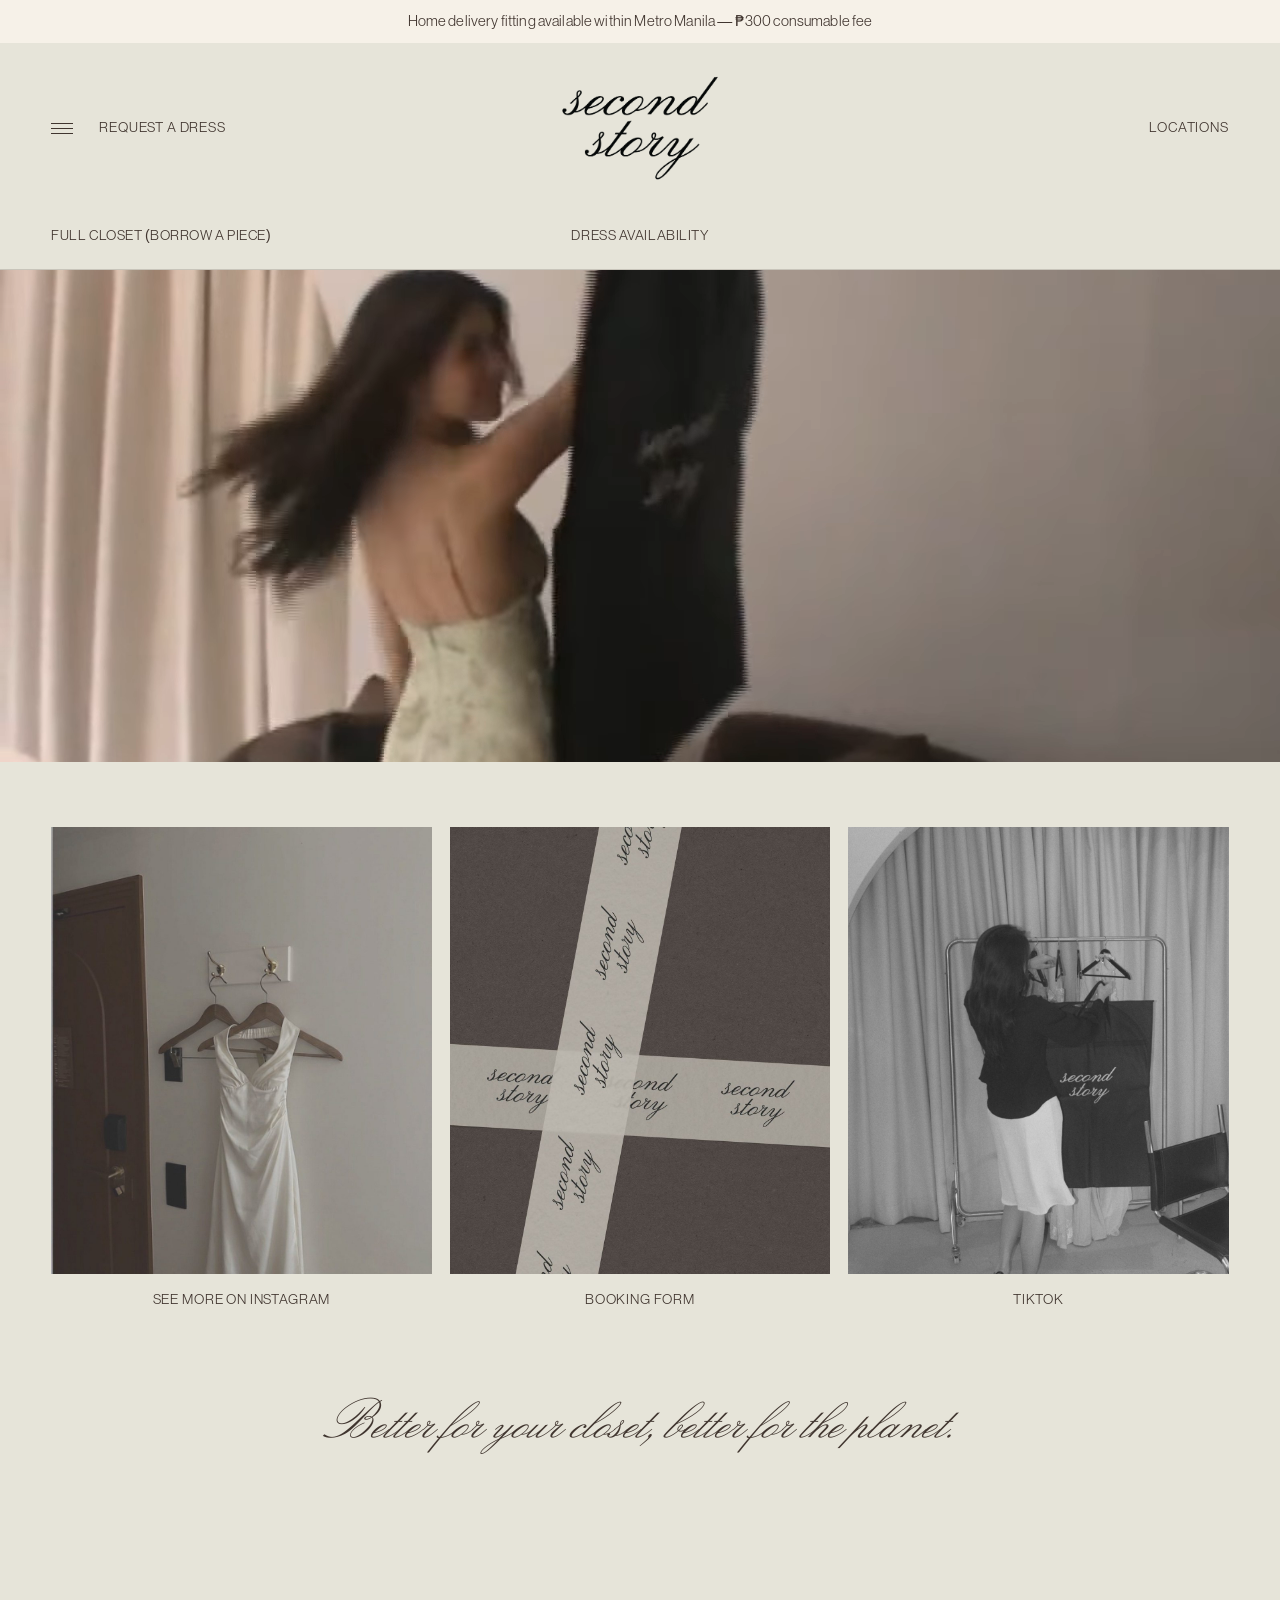
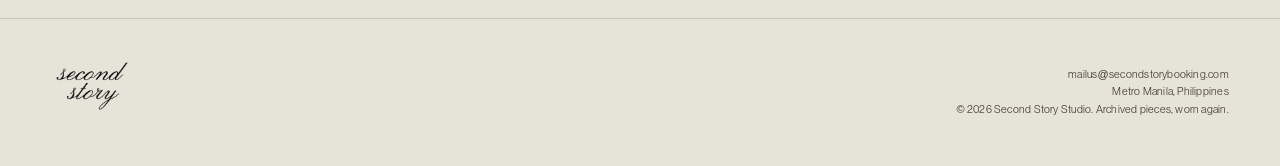
<file: index.html>
<!DOCTYPE html>
<html lang="en">
<head>
<meta charset="UTF-8">
<meta name="viewport" content="width=device-width, initial-scale=1.0">
<title>Second Story Studio — Archived Pieces, Worn Again</title>

<meta name="description" content="Second Story Studio is a curated dress rental archive based in Metro Manila, Philippines. Worn once by us, worn again by you.">
<meta name="robots" content="index, follow">
<link rel="canonical" href="https://secondstorybooking.com/">
<meta name="theme-color" content="#f6f1e8">

<meta property="og:type" content="website">
<meta property="og:site_name" content="Second Story Studio">
<meta property="og:title" content="Second Story Studio — Archived Pieces, Worn Again">
<meta property="og:description" content="A curated dress rental archive based in Metro Manila, Philippines.">
<meta property="og:url" content="https://secondstorybooking.com/">
<meta property="og:image" content="https://secondstorybooking.com/assets/img/og-image.jpg">
<meta property="og:image:width" content="1200">
<meta property="og:image:height" content="630">
<meta property="og:locale" content="en_PH">

<meta name="twitter:card" content="summary_large_image">
<meta name="twitter:title" content="Second Story Studio — Archived Pieces, Worn Again">
<meta name="twitter:description" content="A curated dress rental archive based in Metro Manila, Philippines.">
<meta name="twitter:image" content="https://secondstorybooking.com/assets/img/og-image.jpg">

<script type="application/ld+json">
{
  "@context": "https://schema.org",
  "@type": "ClothingStore",
  "name": "Second Story Studio",
  "url": "https://secondstorybooking.com/",
  "email": "mailus@secondstorybooking.com",
  "image": "https://secondstorybooking.com/assets/img/og-image.jpg",
  "address": {
    "@type": "PostalAddress",
    "addressLocality": "Metro Manila",
    "addressCountry": "PH"
  },
  "sameAs": [
    "https://www.instagram.com/secondstoryrentals"
  ]
}
</script>

<link rel="icon" href="favicon.ico" sizes="any">
<link rel="icon" type="image/png" sizes="32x32" href="assets/img/favicon-ss-32.png">
<link rel="icon" type="image/png" sizes="16x16" href="assets/img/favicon-ss-16.png">
<link rel="apple-touch-icon" sizes="180x180" href="assets/img/favicon-ss-180.png">
<link rel="stylesheet" href="assets/site.css">
</head>
<body>

<div class="banner">Home delivery fitting available within Metro Manila — ₱300 consumable fee</div>

<header class="home-header-top">
  <div class="left-group">
    <button class="nav-trigger" id="navTrigger" aria-label="Open menu" aria-expanded="false" style="padding:0;">
      <span class="bars"><span></span><span></span><span></span></span>
    </button>
    <a class="text-link" href="https://docs.google.com/forms/d/e/1FAIpQLSeGl86gedmSaa_Ox1_kwcuQUGthKKKsQtRHzOaMzC8k7yUMKA/viewform?usp=header" target="_blank" rel="noopener">Request a Dress</a>
  </div>
  <a href="index.html" class="logo-link" aria-label="Second Story home">
    <img class="wordmark-header" src="assets/img/wordmark.png" alt="Second Story">
  </a>
  <a class="text-link right-link" href="#siteFooter">Locations</a>
</header>

<div class="home-links-row">
  <a href="full-closet.html">Full Closet (Borrow a Piece)</a>
  <a href="dress-availability.html">Dress Availability</a>
</div>

<div class="nav-scrim" id="navScrim"></div>
<aside class="nav-drawer" id="navDrawer">
  <button class="close-btn" id="navClose" aria-label="Close menu">&times;</button>
  <nav>
    <a href="index.html">Home</a>
    <a href="full-closet.html">Full Closet</a>
    <a href="dress-availability.html">Dress Availability</a>
    <a href="assets/terms-and-conditions.pdf" target="_blank" rel="noopener">Terms and Conditions</a>
    <a href="https://docs.google.com/forms/d/e/1FAIpQLSeGl86gedmSaa_Ox1_kwcuQUGthKKKsQtRHzOaMzC8k7yUMKA/viewform?usp=header" target="_blank" rel="noopener">Request a Dress</a>
    <a href="https://docs.google.com/forms/d/e/1FAIpQLSd_ez1rhBiMMYynVgnU6CkGYyhC0YI6tfa6hxVlqMO-0Yb0FA/viewform?usp=header" target="_blank" rel="noopener">Booking Form</a>
  </nav>
</aside>

<main>
  <div class="home-hero-video">
    <video autoplay muted loop playsinline preload="auto" poster="assets/img/home-hero-poster.jpg">
      <source src="assets/video/home-hero.webm" type="video/webm">
      <source src="assets/video/home-hero.mp4" type="video/mp4">
    </video>
  </div>

  <div class="home-gallery">
    <a class="tile-link" href="https://www.instagram.com/secondstoryrentals" target="_blank" rel="noopener">
      <div class="tile"><img src="assets/img/tile-1-doorway.jpg" alt="White satin dress hanging by the door"></div>
      <div class="tile-caption">See More on Instagram</div>
    </a>
    <a class="tile-link" href="https://docs.google.com/forms/d/e/1FAIpQLSd_ez1rhBiMMYynVgnU6CkGYyhC0YI6tfa6hxVlqMO-0Yb0FA/viewform?usp=header" target="_blank" rel="noopener">
      <div class="tile"><img src="assets/img/tile-4-tape.jpg" alt="Second Story tape pattern"></div>
      <div class="tile-caption">Booking Form</div>
    </a>
    <a class="tile-link" href="https://www.tiktok.com/@secondstoryrentals" target="_blank" rel="noopener">
      <div class="tile"><img src="assets/img/tile-3-back.jpg" alt="Back detail of a white lace-up dress"></div>
      <div class="tile-caption">TikTok</div>
    </a>
  </div>

  <div class="home-tagline">Better for your closet, better for the planet.</div>
</main>

<footer class="site-footer" id="siteFooter">
  <a href="index.html" class="logo-link" aria-label="Second Story home">
    <img class="wordmark" src="assets/img/wordmark.png" alt="Second Story">
  </a>
  <div class="footer-info">
    <p><a href="mailto:mailus@secondstorybooking.com">mailus@secondstorybooking.com</a></p>
    <p>Metro Manila, Philippines</p>
    <p>© 2026 Second Story Studio. Archived pieces, worn again.</p>
  </div>
</footer>

<script>
const navTrigger = document.getElementById("navTrigger");
const navDrawer = document.getElementById("navDrawer");
const navScrim = document.getElementById("navScrim");
const navClose = document.getElementById("navClose");
function openNav() { navDrawer.classList.add("open"); navScrim.classList.add("open"); navTrigger.setAttribute("aria-expanded","true"); }
function closeNav() { navDrawer.classList.remove("open"); navScrim.classList.remove("open"); navTrigger.setAttribute("aria-expanded","false"); }
navTrigger.addEventListener("click", openNav);
navClose.addEventListener("click", closeNav);
navScrim.addEventListener("click", closeNav);
document.addEventListener("keydown", (e) => { if (e.key === "Escape") closeNav(); });
</script>

</body>
</html>
</file>
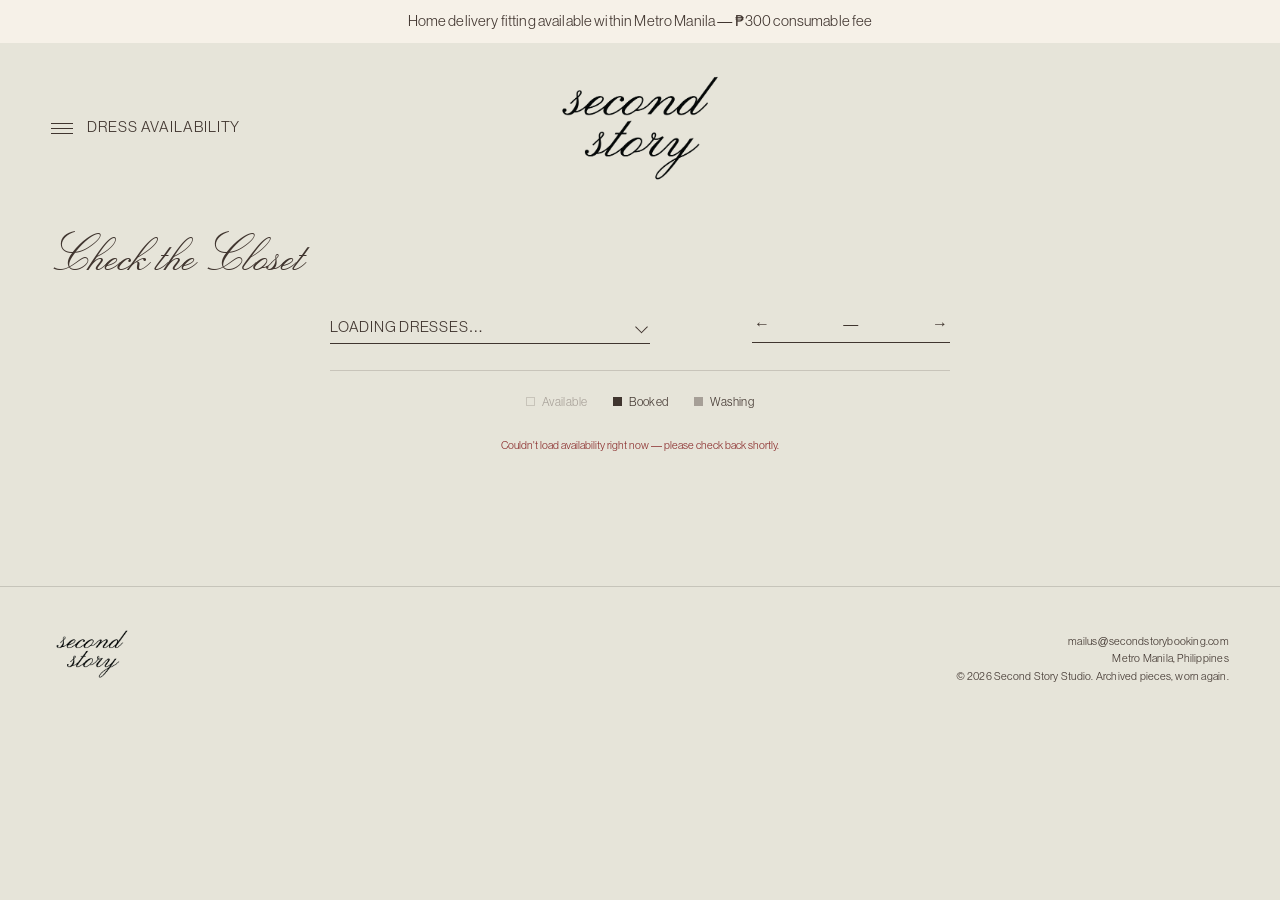
<file: dress-availability.html>
<!DOCTYPE html>
<html lang="en">
<head>
<meta charset="UTF-8">
<meta name="viewport" content="width=device-width, initial-scale=1.0">
<title>Second Story Studio — Dress Availability</title>

<meta name="description" content="Check real-time dress availability at Second Story Studio, a curated dress rental archive in Metro Manila, Philippines.">
<meta name="robots" content="index, follow">
<link rel="canonical" href="https://secondstorybooking.com/dress-availability.html">
<meta name="theme-color" content="#F2F1F0">

<link rel="icon" href="favicon.ico" sizes="any">
<link rel="icon" type="image/png" sizes="32x32" href="assets/img/favicon-ss-32.png">
<link rel="icon" type="image/png" sizes="16x16" href="assets/img/favicon-ss-16.png">
<link rel="apple-touch-icon" sizes="180x180" href="assets/img/favicon-ss-180.png">
<link rel="stylesheet" href="assets/site.css">
</head>
<body>

<div class="banner">Home delivery fitting available within Metro Manila — ₱300 consumable fee</div>

<header class="site-header">
  <button class="nav-trigger" id="navTrigger" aria-label="Open menu" aria-expanded="false">
    <span class="bars"><span></span><span></span><span></span></span>
    <span>Dress Availability</span>
  </button>
  <a href="index.html" class="logo-link" aria-label="Second Story home">
    <img class="wordmark-header" src="assets/img/wordmark.png" alt="Second Story">
  </a>
  <span></span>
</header>

<div class="nav-scrim" id="navScrim"></div>
<aside class="nav-drawer" id="navDrawer">
  <button class="close-btn" id="navClose" aria-label="Close menu">&times;</button>
  <nav>
    <a href="index.html">Home</a>
    <a href="full-closet.html">Full Closet</a>
    <a href="dress-availability.html">Dress Availability</a>
    <a href="assets/terms-and-conditions.pdf" target="_blank" rel="noopener">Terms and Conditions</a>
    <a href="https://docs.google.com/forms/d/e/1FAIpQLSeGl86gedmSaa_Ox1_kwcuQUGthKKKsQtRHzOaMzC8k7yUMKA/viewform?usp=header" target="_blank" rel="noopener">Request a Dress</a>
    <a href="https://docs.google.com/forms/d/e/1FAIpQLSd_ez1rhBiMMYynVgnU6CkGYyhC0YI6tfa6hxVlqMO-0Yb0FA/viewform?usp=header" target="_blank" rel="noopener">Booking Form</a>
  </nav>
</aside>

<main class="avail-wrap">
  <h1 class="avail-title">Check the Closet</h1>

  <div class="avail-controls">
    <div class="dress-select-wrap">
      <select id="dressSelect"><option>Loading dresses…</option></select>
    </div>
    <div class="month-nav">
      <button id="prevMonth" aria-label="Previous month">&larr;</button>
      <span class="month-label" id="monthLabel">—</span>
      <button id="nextMonth" aria-label="Next month">&rarr;</button>
    </div>
  </div>

  <div class="cal-grid" id="calGrid"></div>

  <div class="avail-legend">
    <span class="item"><span class="swatch available"></span><span class="label available">Available</span></span>
    <span class="item"><span class="swatch booked"></span><span class="label">Booked</span></span>
    <span class="item"><span class="swatch wash"></span><span class="label">Washing</span></span>
  </div>

  <p class="avail-status" id="statusLine">Syncing with the booking sheet…</p>
</main>

<footer class="site-footer">
  <a href="index.html" class="logo-link" aria-label="Second Story home">
    <img class="wordmark" src="assets/img/wordmark.png" alt="Second Story">
  </a>
  <div class="footer-info">
    <p><a href="mailto:mailus@secondstorybooking.com">mailus@secondstorybooking.com</a></p>
    <p>Metro Manila, Philippines</p>
    <p>© 2026 Second Story Studio. Archived pieces, worn again.</p>
  </div>
</footer>

<script>
const APPS_SCRIPT_URL = "https://script.google.com/macros/s/AKfycbwENVSSr6YMMXA6XkuN3HxQTP95XXni0A2fT88TsqdexK6IvRmAvN7qIPhQW6IYSHenVQ/exec";

// ---- Nav drawer ----
const navTrigger = document.getElementById("navTrigger");
const navDrawer = document.getElementById("navDrawer");
const navScrim = document.getElementById("navScrim");
const navClose = document.getElementById("navClose");

function openNav() {
  navDrawer.classList.add("open");
  navScrim.classList.add("open");
  navTrigger.setAttribute("aria-expanded", "true");
}
function closeNav() {
  navDrawer.classList.remove("open");
  navScrim.classList.remove("open");
  navTrigger.setAttribute("aria-expanded", "false");
}
navTrigger.addEventListener("click", openNav);
navClose.addEventListener("click", closeNav);
navScrim.addEventListener("click", closeNav);
document.addEventListener("keydown", (e) => { if (e.key === "Escape") closeNav(); });

// ---- Calendar ----
let dresses = [];
let blocks = [];
let selectedId = null;
let viewYear, viewMonth;

async function loadData() {
  const statusLine = document.getElementById("statusLine");
  try {
    const res = await fetch(APPS_SCRIPT_URL);
    const data = await res.json();

    dresses = data.dresses || [];
    blocks = (data.blocks || []).map(b => ({
      dressId: b.dressId,
      start: new Date(b.start + "T00:00:00"),
      end: new Date(b.end + "T00:00:00"),
      status: b.status || "booked"
    }));

    const select = document.getElementById("dressSelect");
    select.innerHTML = dresses.map(d => `<option value="${d.id}">${d.name} (${d.id})</option>`).join("");
    if (dresses.length) {
      selectedId = dresses[0].id;
      select.value = selectedId;
    }

    const now = new Date();
    viewYear = now.getFullYear();
    viewMonth = now.getMonth();

    const updated = data.updated ? new Date(data.updated) : now;
    statusLine.textContent = "Synced " + updated.toLocaleTimeString([], { hour: "2-digit", minute: "2-digit" }) + " · live from the booking sheet";
    statusLine.classList.remove("error");
    renderCalendar();
  } catch (err) {
    statusLine.textContent = "Couldn't load availability right now — please check back shortly.";
    statusLine.classList.add("error");
  }
}

function renderCalendar() {
  const grid = document.getElementById("calGrid");
  const monthLabel = document.getElementById("monthLabel");
  const dowNames = ["S", "M", "T", "W", "T", "F", "S"];
  const monthNames = ["January","February","March","April","May","June","July","August","September","October","November","December"];

  monthLabel.textContent = monthNames[viewMonth] + " " + viewYear;

  const relevant = blocks.filter(b => b.dressId === selectedId);
  const firstDay = new Date(viewYear, viewMonth, 1);
  const startOffset = firstDay.getDay();
  const daysInMonth = new Date(viewYear, viewMonth + 1, 0).getDate();
  const today = new Date();

  let html = dowNames.map(d => `<div class="cal-dow">${d}</div>`).join("");
  for (let i = 0; i < startOffset; i++) html += `<div class="cal-cell empty"></div>`;

  for (let day = 1; day <= daysInMonth; day++) {
    const cellDate = new Date(viewYear, viewMonth, day);
    const match = relevant.find(b => cellDate >= b.start && cellDate <= b.end);
    const isToday = cellDate.toDateString() === today.toDateString();
    const classes = ["cal-cell"];
    if (match) classes.push(match.status === "wash" ? "wash" : "booked");
    if (isToday) classes.push("today");
    const tipText = match ? (match.status === "wash" ? "Washing" : "Booked") : "";
    const tip = match ? `<span class="tip">${tipText}</span>` : "";
    html += `<div class="${classes.join(" ")}"><span class="num">${day}</span>${tip}</div>`;
  }

  grid.innerHTML = html;
}

document.getElementById("dressSelect").addEventListener("change", (e) => {
  selectedId = e.target.value;
  renderCalendar();
});
document.getElementById("prevMonth").addEventListener("click", () => {
  viewMonth--;
  if (viewMonth < 0) { viewMonth = 11; viewYear--; }
  renderCalendar();
});
document.getElementById("nextMonth").addEventListener("click", () => {
  viewMonth++;
  if (viewMonth > 11) { viewMonth = 0; viewYear++; }
  renderCalendar();
});

loadData();
</script>

</body>
</html>
</file>
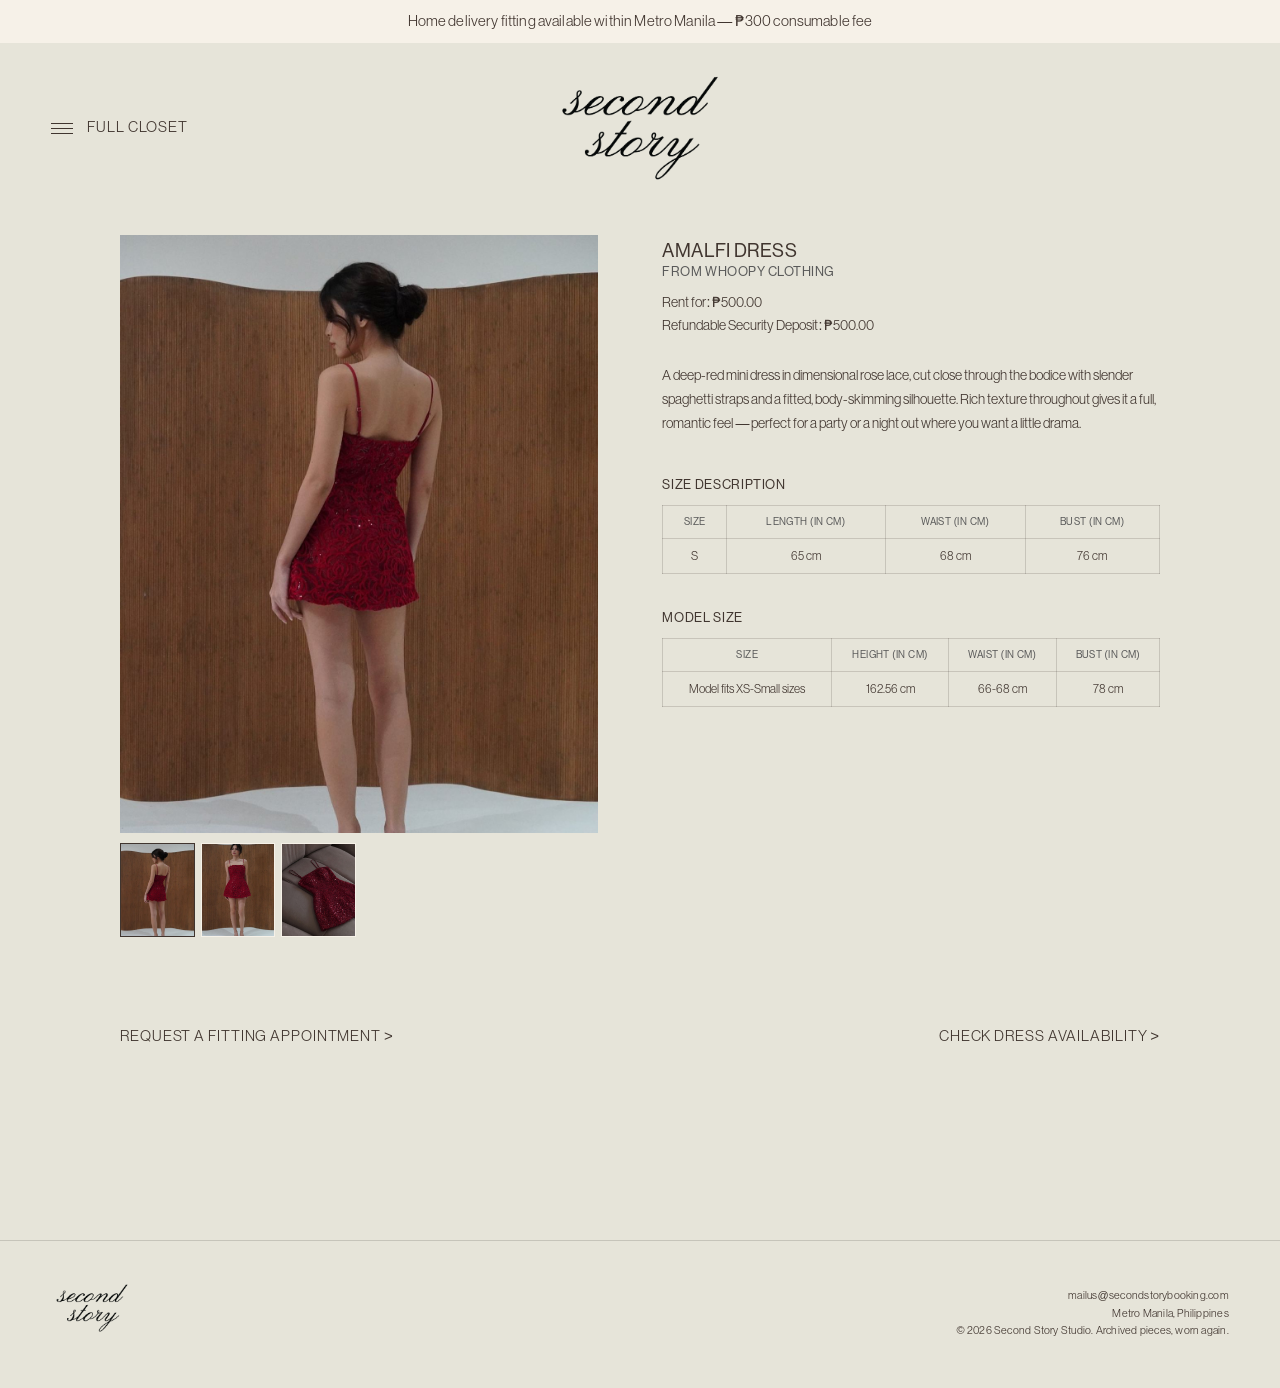
<file: dress-detail.html>
<!DOCTYPE html>
<html lang="en">
<head>
<meta charset="UTF-8">
<meta name="viewport" content="width=device-width, initial-scale=1.0">
<title>Second Story Studio — Dress Details</title>

<meta name="robots" content="noindex, follow">
<meta name="theme-color" content="#f6f1e8">

<link rel="icon" href="favicon.ico" sizes="any">
<link rel="icon" type="image/png" sizes="32x32" href="assets/img/favicon-ss-32.png">
<link rel="icon" type="image/png" sizes="16x16" href="assets/img/favicon-ss-16.png">
<link rel="apple-touch-icon" sizes="180x180" href="assets/img/favicon-ss-180.png">
<link rel="stylesheet" href="assets/site.css">
</head>
<body>

<div class="banner">Home delivery fitting available within Metro Manila — ₱300 consumable fee</div>

<header class="site-header">
  <button class="nav-trigger" id="navTrigger" aria-label="Open menu" aria-expanded="false">
    <span class="bars"><span></span><span></span><span></span></span>
    <span>Full Closet</span>
  </button>
  <a href="index.html" class="logo-link" aria-label="Second Story home">
    <img class="wordmark-header" src="assets/img/wordmark.png" alt="Second Story">
  </a>
  <span></span>
</header>

<div class="nav-scrim" id="navScrim"></div>
<aside class="nav-drawer" id="navDrawer">
  <button class="close-btn" id="navClose" aria-label="Close menu">&times;</button>
  <nav>
    <a href="index.html">Home</a>
    <a href="full-closet.html">Full Closet</a>
    <a href="dress-availability.html">Dress Availability</a>
    <a href="assets/terms-and-conditions.pdf" target="_blank" rel="noopener">Terms and Conditions</a>
    <a href="https://docs.google.com/forms/d/e/1FAIpQLSeGl86gedmSaa_Ox1_kwcuQUGthKKKsQtRHzOaMzC8k7yUMKA/viewform?usp=header" target="_blank" rel="noopener">Request a Dress</a>
    <a href="https://docs.google.com/forms/d/e/1FAIpQLSd_ez1rhBiMMYynVgnU6CkGYyhC0YI6tfa6hxVlqMO-0Yb0FA/viewform?usp=header" target="_blank" rel="noopener">Booking Form</a>
  </nav>
</aside>

<main class="page-wrap" id="detailWrap">
  <!-- Filled in by JS below based on ?id= -->
</main>

<footer class="site-footer">
  <a href="index.html" class="logo-link" aria-label="Second Story home">
    <img class="wordmark" src="assets/img/wordmark.png" alt="Second Story">
  </a>
  <div class="footer-info">
    <p><a href="mailto:mailus@secondstorybooking.com">mailus@secondstorybooking.com</a></p>
    <p>Metro Manila, Philippines</p>
    <p>© 2026 Second Story Studio. Archived pieces, worn again.</p>
  </div>
</footer>

<script>
const navTrigger = document.getElementById("navTrigger");
const navDrawer = document.getElementById("navDrawer");
const navScrim = document.getElementById("navScrim");
const navClose = document.getElementById("navClose");
function openNav() { navDrawer.classList.add("open"); navScrim.classList.add("open"); navTrigger.setAttribute("aria-expanded","true"); }
function closeNav() { navDrawer.classList.remove("open"); navScrim.classList.remove("open"); navTrigger.setAttribute("aria-expanded","false"); }
navTrigger.addEventListener("click", openNav);
navClose.addEventListener("click", closeNav);
navScrim.addEventListener("click", closeNav);
document.addEventListener("keydown", (e) => { if (e.key === "Escape") closeNav(); });

// ---- Dress data (shared with Full Closet) ----
const DRESSES = [{"id": "SS-01", "name": "Amalfi Dress", "source": "Whoopy Clothing", "size": "XS - S", "price": 500.0, "deposit": 500.0, "description": "A deep-red mini dress in dimensional rose lace, cut close through the bodice with slender spaghetti straps and a fitted, body-skimming silhouette. Rich texture throughout gives it a full, romantic feel — perfect for a party or a night out where you want a little drama.", "images": ["assets/img/dress-amalfi-2.jpg", "assets/img/dress-amalfi-1.jpg", "assets/img/dress-amalfi-3.jpg"], "sizeDesc": {"size": "S", "height": "65 cm", "waist": "68 cm", "bust": "76 cm"}}, {"id": "SS-02", "name": "Angelica Dress", "source": "Unihome VN", "size": "XS - S", "price": 500.0, "deposit": 500.0, "description": "A soft champagne satin set with a draped cowl neckline on top, paired with a matching floor-length skirt. Minimal and fluid, this one drapes beautifully for a black-tie dinner or an evening where you want understated elegance.", "images": ["assets/img/dress-angelica-1.jpg", "assets/img/dress-angelica-2.jpg", "assets/video/dress-angelica.mp4"], "sizeDesc": {"size": "S", "topLength": "59 cm", "skirtLength": "95 cm", "waist": "66 cm", "bust": "76 cm"}}, {"id": "SS-03", "name": "Aurora Dress", "source": "Wabi Sabi", "size": "XS - S", "price": 700.0, "deposit": 500.0, "description": "A delicate blush mini with sheer embroidered lace over a nude lining, scattered with pearl beading and soft sequin detail. Pearl-strap straps and a fitted silhouette give it a romantic, intricate finish — beautiful for a birthday dinner or an event where you want something a little more special.", "images": ["assets/img/dress-aurora-1.jpg", "assets/img/dress-aurora-2.jpg"], "sizeDesc": {"size": "S", "height": "65 cm", "waist": "68 cm", "bust": "80 cm"}}, {"id": "SS-04", "name": "Celestine Dress", "source": "Whoopy Clothing", "size": "XS - S", "price": 700.0, "deposit": 500.0, "description": "A body-hugging mini in intricate beadwork, with a plunging V-neckline and delicate spaghetti straps. Fully embellished with pearls and crystals in a diamond pattern, this one is glamorous and eye-catching — perfect for a party or a night you want to shine.", "images": ["assets/img/dress-celestine-1.jpg", "assets/img/dress-celestine-2.jpg", "assets/img/dress-celestine-3.jpg"], "sizeDesc": {"size": "S", "height": "75 cm", "waist": "68 cm", "bust": "80 cm"}}, {"id": "SS-05", "name": "Charlotte Set", "source": "Thái Nga Shop", "size": "XS - S", "price": 500.0, "deposit": 500.0, "description": "A structured peplum set in soft ivory — strapless bodice with a tailored peplum waist, paired with a sleek floor-length skirt. Clean and polished, this one leans more formal, ideal for a black-tie event or a night you want to look effortlessly put-together.", "images": ["assets/img/dress-charlotte-1.jpg", "assets/video/dress-charlotte.mp4"], "sizeDesc": {"size": "S", "topLength": "48 cm", "skirtLength": "99 cm", "waist": "66 cm", "bust": "82 cm"}}, {"id": "SS-06", "name": "Cherub Dress", "source": "ChouChou", "size": "XS - S", "price": 500.0, "deposit": 500.0, "description": "A strapless white mini with a structured bustier top and a dramatic sculptural puff hem. Bold and architectural, this one makes a statement — great for a birthday, a night out, or anywhere you want to stand out.", "images": ["assets/img/dress-cherub-1.jpg", "assets/img/dress-cherub-2.jpg", "assets/img/dress-cherub-3.jpg"], "sizeDesc": {"size": "S", "height": "59 cm", "waist": "64-66 cm", "bust": "80-84 cm"}}, {"id": "SS-08", "name": "Ciel Dress", "source": "Unihome VN", "size": "XS - S", "price": 500.0, "deposit": 500.0, "description": "A black satin column gown with a sculpted off-shoulder sweetheart neckline and an open back framed by a single ruched strap. Sleek and fluid all the way to the floor, this one is effortlessly dramatic, perfect for a formal event or a black-tie dinner. The black sister of our Raphael Dress, in a slightly roomier fit.", "images": ["assets/img/dress-ciel-1.jpg", "assets/img/dress-ciel-2.jpg", "assets/img/dress-ciel-3.jpg"], "sizeDesc": {"size": "S", "height": "145 cm", "waist": "66 cm", "bust": "85 cm"}}, {"id": "SS-09", "name": "Dahlia Dress", "source": "JUBIN Studio", "size": "XS - S", "price": 1100.0, "deposit": 500.0, "description": "A blush pink satin midi with a structured square neckline in front and a dramatic cowl-draped open back, laced with crisscross straps. The full, pleated skirt gives it a romantic, ballerina-inspired silhouette — a beautiful pick for a garden party or any daytime event with a soft, feminine feel.", "images": ["assets/img/dress-dahlia-1.jpg", "assets/img/dress-dahlia-2.jpg", "assets/img/dress-dahlia-3.jpg", "assets/img/dress-dahlia-4.jpg", "assets/img/dress-dahlia-5.jpg"], "sizeDesc": {"size": "M (Vietnam sizing, fits S)", "height": "120 cm", "waist": "68 cm", "bust": "86 cm"}}, {"id": "SS-10", "name": "Daphne Dress", "source": "Wabi Sabi", "size": "XS - S", "price": 700.0, "deposit": 500.0, "description": "A delicate cream mini with sheer embroidered lace over a nude lining, scattered with pearl beading and soft sequin detail. Pearl-strap straps and a fitted silhouette give it a romantic, intricate finish — beautiful for a birthday dinner or an event where you want something a little more special.", "images": ["assets/img/dress-daphne-1.jpg", "assets/img/dress-daphne-2.jpg"], "sizeDesc": {"size": "S", "height": "65 cm", "waist": "68 cm", "bust": "80 cm"}}, {"id": "SS-11", "name": "Florence Dress", "source": "Whoopy Clothing", "size": "XS - S", "price": 500.0, "deposit": 500.0, "description": "A white bridal-inspired gown with 3D floral lace appliqué across the bodice and flowing tulle skirt. Ethereal and romantic, this one is beautiful for a garden wedding, a bridal shower, or any event calling for something soft and dreamy.", "images": ["assets/img/dress-florence-1.jpg", "assets/img/dress-florence-2.jpg"], "sizeDesc": {"size": "S", "height": "116 cm", "waist": "66 cm", "bust": "76 cm"}}, {"id": "SS-12", "name": "Gigi Dress", "source": "RUBIES", "size": "XS - S", "price": 600.0, "deposit": 500.0, "description": "A butter-yellow satin slip gown with a scoop racerback neckline and a sleek, body-skimming fit down to the floor. Liquid and lustrous, this one is effortlessly glamorous — perfect for a formal event or any night you want a little shine without extra fuss.", "images": ["assets/img/dress-gigi-0.jpg", "assets/img/dress-gigi-1.jpg", "assets/img/dress-gigi-2.jpg", "assets/img/dress-gigi-3.jpg"], "sizeDesc": {"size": "S", "height": "145 cm (est.)", "waist": "<66 cm", "bust": "<84 cm"}}, {"id": "SS-13", "name": "Ibiza Dress", "source": "Wabi Sabi", "size": "XS - S", "price": 800.0, "deposit": 700.0, "description": "A cream halter gown with delicate lace appliqué through the bodice and a fluid, gathered skirt that falls into a dramatic sweep. Soft and ethereal with a bit of drama in the movement — a strong pick for a formal event or a bridal-adjacent occasion.", "images": ["assets/img/dress-ibiza-1.jpg", "assets/img/dress-ibiza-2.jpg", "assets/img/dress-ibiza-3.jpg", "assets/img/dress-ibiza-4.jpg"], "sizeDesc": {"size": "S", "height": "145 cm", "waist": "60 cm", "bust": "76 cm"}}, {"id": "SS-14", "name": "Ilay Dress", "source": "Deliciae VN", "size": "XS - S", "price": 900.0, "deposit": 700.0, "description": "A structured ivory satin column gown with a sculpted strapless bustier bodice and a sleek, floor-length silhouette. Clean lines and minimal detailing give it a modern, refined look — perfect for a black-tie event or a formal dinner.", "images": ["assets/img/dress-ilay-2.jpg", "assets/img/dress-ilay-1.jpg", "assets/img/dress-ilay-3.jpg", "assets/img/dress-ilay-4.jpg"], "sizeDesc": {"size": "S (adjustable bust)", "height": "142 cm (est.)", "waist": "66-70 cm", "bust": "78-84 cm"}}, {"id": "SS-15", "name": "Kendall Dress", "source": "Wabi Sabi", "size": "XS - S", "price": 800.0, "deposit": 700.0, "description": "An ivory strapless gown with dimensional floral appliqué in gold-cream tones cascading down a fitted, sheer-paneled silhouette. Textured and intricate, with a sheer skirt detail for movement — a striking pick for a formal event or gala.", "images": ["assets/img/dress-kendall-1.jpg", "assets/img/dress-kendall-2.jpg", "assets/img/dress-kendall-3.jpg"], "sizeDesc": {"size": "S", "height": "145 cm", "waist": "60 cm", "bust": "76 cm"}}, {"id": "SS-16", "name": "Lace Dress", "source": "Whoopy Clothing", "size": "XS - S", "price": 700.0, "deposit": 500.0, "description": "A white satin mini with a structured square neckline and a beautifully ruched, draped skirt in front. The corset-style lace-up back with adjustable straps gives it a customizable, figure-flattering fit — clean and versatile enough for a bridal shower, a birthday, or a night out.", "images": ["assets/img/dress-lace-1.jpg", "assets/img/dress-lace-2.jpg", "assets/img/dress-lace-3.jpg", "assets/img/dress-lace-4.jpg"], "sizeDesc": {"size": "S", "height": "75 cm", "waist": "68 cm", "bust": "80 cm"}}, {"id": "SS-18", "name": "Marie Set", "source": "Buttercup Hanoi", "size": "S", "price": 1500.0, "deposit": 1300.0, "description": "A fringe-trimmed set in warm caramel suede-look fabric, a strapless corset bodice paired with a wrap-tie mini skirt finished in cascading fringe. Western-inspired and full of movement, this one brings texture and edge, striking for a party or a night you want something different.", "images": ["assets/img/dress-marie-1.jpg", "assets/img/dress-marie-2.jpg", "assets/img/dress-marie-3.jpg", "assets/img/dress-marie-4.jpg", "assets/img/dress-marie-5.jpg"], "sizeDesc": {"size": "S", "topLength": "34 cm", "skirtLength": "31 cm", "waist": "60-64 cm (top), 66 cm (skirt)", "bust": "80-84 cm"}}, {"id": "SS-19", "name": "Matilda Dress", "source": "Whoopy Clothing", "size": "XS - S", "price": 400.0, "deposit": 500.0, "description": "A striking black and ivory color-blocked gown with a sweetheart neckline and delicate spaghetti straps. The contrast panel skirt creates a dramatic, sculptural fall to the floor — bold and editorial, perfect for a formal event or a night you want to make an entrance.", "images": ["assets/img/dress-matilda-1.jpg", "assets/img/dress-matilda-2.jpg"], "sizeDesc": {"size": "S", "height": "121 cm", "waist": "58-68 cm", "bust": "68-78 cm"}}, {"id": "SS-20", "name": "Mirella Dress", "source": "Whoopy Clothing", "size": "XS - S", "price": 500.0, "deposit": 500.0, "description": "A champagne bustier gown with a sweetheart neckline, delicate bow-detail straps, and a voluminous tulle skirt in a soft A-line silhouette. Romantic and full, this one has a real princess-dress feel — lovely for a garden event, a birthday, or any occasion calling for something dreamy.", "images": ["assets/img/dress-mirella-1.jpg", "assets/img/dress-mirella-2.jpg", "assets/video/dress-mirella.mp4"], "sizeDesc": {"size": "S", "height": "116 cm", "waist": "68 cm", "bust": "76 cm"}}, {"id": "SS-21", "name": "Odette Dress", "source": "Whoopy Clothing", "size": "XS - S", "price": 500.0, "deposit": 500.0, "description": "A dramatic black lace corset gown over a nude lining, with a strapless boned bodice and a full, sheer skirt with a subtle front slit. Sultry and romantic in equal measure — a strong choice for a formal event or an evening you want something with real presence.", "images": ["assets/img/dress-odette-1.jpg", "assets/img/dress-odette-2.jpg", "assets/video/dress-odette.mp4"], "sizeDesc": {"size": "S", "height": "116 cm", "waist": "66-70 cm", "bust": "78 cm"}}, {"id": "SS-22", "name": "Olivia Dress", "source": "Mood Emode", "size": "XS - S", "price": 800.0, "deposit": 700.0, "description": "A sage green mermaid gown in a shimmering floral jacquard, with delicate spaghetti straps and a beaded sweetheart bodice that flows into a sleek, fitted silhouette down to the floor. Soft and painterly with a subtle metallic sheen — a beautiful pick for a garden event or a formal dinner.", "images": ["assets/img/dress-olivia-1.jpg", "assets/img/dress-olivia-2.jpg", "assets/img/dress-olivia-3.jpg", "assets/img/dress-olivia-4.jpg", "assets/img/dress-olivia-5.jpg"], "sizeDesc": {"size": "S", "height": "145 cm", "waist": "60 cm", "bust": "76 cm"}}, {"id": "SS-23", "name": "Penelope Set", "source": "Thái Nga Shop", "size": "XS - S", "price": 500.0, "deposit": 500.0, "description": "The same tailored peplum silhouette in black, with a sheer skirt layer for added movement and drama. Strapless and structured up top, flowing and slightly transparent below — a striking pick for an evening event.", "images": ["assets/img/dress-penelope-1.jpg", "assets/img/dress-penelope-2.jpg"], "sizeDesc": {"size": "S", "topLength": "48 cm", "skirtLength": "99 cm", "waist": "66 cm", "bust": "82 cm"}}, {"id": "SS-25", "name": "Prim Dress", "source": "Oanh Bibi (OBIBI)", "size": "XS - S", "price": 500.0, "deposit": 500.0, "description": "A soft pink strapless gown with a striking geometric beaded bodice — crystal lattice detailing over sheer mesh — flowing into a fitted satin skirt with a slight flare at the hem. Structured up top, elegant all the way down, this one is a strong pick for a formal event or gala.", "images": ["assets/img/dress-prim-2.jpg", "assets/img/dress-prim-1.jpg", "assets/img/dress-prim-3.jpg"], "sizeDesc": {"size": "XS-S", "height": "126 cm", "waist": "62-66 cm", "bust": "70-76 cm"}}, {"id": "SS-26", "name": "Raphael Dress", "source": "Unihome VN", "size": "XS", "price": 500.0, "deposit": 500.0, "description": "A cream satin column gown with a sculpted off-shoulder sweetheart neckline and an open back framed by a single ruched strap. Soft, luminous, and fluid all the way to the floor, this one is understated enough for a rehearsal dinner and elegant enough to carry the whole night. Also available in black as our Ciel Dress.", "images": ["assets/img/dress-raphael-1.jpg", "assets/video/dress-raphael.mp4"], "sizeDesc": {"size": "XS or tag (fits XS-S)", "height": "145 cm", "waist": "62 cm", "bust": "90 cm"}}, {"id": "SS-27", "name": "Rose Dress", "source": "Thái Nga Shop", "size": "XS - S", "price": 500.0, "deposit": 500.0, "description": "A dusty rose gown with a dramatic ruffled, cascading skirt and a sculpted 3D rosette at the bodice. Textured and voluminous with a flattering high-low hem, this one is romantic and eye-catching — a beautiful pick for a formal event or gala.", "images": ["assets/img/dress-rose-2.jpg", "assets/img/dress-rose-1.jpg", "assets/img/dress-rose-3.jpg", "assets/img/dress-rose-4.jpg"], "sizeDesc": {"size": "S (Vietnam sizing, runs closer to XS)", "height": "145 cm (est.)", "waist": "64-66 cm", "bust": "80-84 cm"}}, {"id": "SS-28", "name": "Rumi Dress", "source": "Deliciae VN", "size": "S", "price": 1000.0, "deposit": 700.0, "description": "A champagne gown in dimensional feathered texture, cut close through a sleek halter neckline and falling into a slim column silhouette. Soft and textural with a quiet shimmer, this one is elegant without trying, beautiful for a formal event or a night you want to feel effortlessly polished.", "images": ["assets/img/dress-rumi-1.jpg", "assets/img/dress-rumi-2.jpg", "assets/img/dress-rumi-3.jpg", "assets/img/dress-rumi-4.jpg", "assets/img/dress-rumi-5.jpg"], "sizeDesc": {"size": "S", "height": "—", "waist": "64 cm", "bust": "82 cm"}}, {"id": "SS-29", "name": "Solene Dress", "source": "COCOSIN", "size": "XS - S", "price": 1100.0, "deposit": 1000.0, "description": "A soft butter-yellow gown with an asymmetric draped neckline and a single dramatic cascading sash. Fluid and sculptural, with a fitted waist wrap that flows into a flared, floor-length skirt — striking and architectural, perfect for a formal event or gala.", "images": ["assets/img/dress-solene-1.jpg", "assets/img/dress-solene-2.jpg", "assets/img/dress-solene-3.jpg"], "sizeDesc": {"size": "S", "height": "155 cm", "waist": "64-66 cm", "bust": "84 cm"}}, {"id": "SS-30", "name": "Tiffany Dress", "source": "Oanh Bibi (OBIBI)", "size": "S", "price": 1000.0, "deposit": 1000.0, "description": "A baby-blue mini heavily embellished with crystal beading and delicate draped chain detail across a strapless corset bodice, falling into a fringed, sculptural skirt. Sparkling and directional, this one makes an entrance, perfect for a party or a night you want to be the center of attention.", "images": ["assets/img/dress-tiffany-1.jpg", "assets/img/dress-tiffany-2.jpg", "assets/img/dress-tiffany-3.jpg", "assets/img/dress-tiffany-4.jpg", "assets/img/dress-tiffany-5.jpg"], "sizeDesc": {"size": "S", "height": "—", "waist": "66 cm", "bust": "85 cm"}}, {"id": "SS-31", "name": "Zobel Dress", "source": "Wabi Sabi", "size": "XS - S", "price": 1000.0, "deposit": 700.0, "description": "A cream halter gown with a fully paillette-embellished bodice that catches the light with every movement, dropping into a soft, flowing chiffon skirt with a subtle train. Sleek through the top and romantic through the fall, this one is a strong pick for a formal event or gala.", "images": ["assets/img/dress-zobel-1.jpg", "assets/img/dress-zobel-2.jpg", "assets/img/dress-zobel-3.jpg", "assets/img/dress-zobel-4.jpg"], "sizeDesc": {"size": "S", "height": "145 cm", "waist": "60 cm", "bust": "76 cm"}}, {"id": "SS-32", "name": "Avia Dress", "source": "Whoopy Clothing", "size": "Free Size (fits S-M)", "price": 500.0, "deposit": 500.0, "description": "A black mini dress with a fitted sweetheart bodice and delicate spaghetti straps, flaring into dramatic champagne pleated panels through the skirt. The color-block contrast and voluminous flare give it a bold, sculptural movement, perfect for a party or a night out where you want something with real presence.", "images": ["assets/img/dress-avia-2.jpg", "assets/img/dress-avia-1.jpg", "assets/img/dress-avia-3.jpg"], "sizeDesc": {"size": "Free Size (S-M)", "height": "75 cm", "waist": "68-72 cm", "bust": "82-86 cm"}}, {"id": "SS-33", "name": "Ariana Dress", "source": "Oanh Bibi (OBIBI)", "size": "S", "price": 900.0, "deposit": 500.0, "description": "A crimson mini dress built from layered 3D floral petals, with a plunging halter neckline and a fitted bodice that flares into a dramatic, textured skirt. Bold and sculptural, this one makes a statement, beautiful for a party or a night you want all eyes on you.", "images": ["assets/img/dress-ariana-1.jpg", "assets/img/dress-ariana-2.jpg", "assets/img/dress-ariana-3.jpg", "assets/img/dress-ariana-4.jpg"], "sizeDesc": {"size": "S", "height": "65 cm", "waist": "68 cm", "bust": "76 cm"}}]

// Model measurements — constant across every dress page
const MODEL_SIZE = { size: "Model fits XS-Small sizes", height: "162.56 cm", waist: "66-68 cm", bust: "78 cm" };

const PLACEHOLDER_IMG_COUNT = 6;

function formatPrice(p) {
  return "₱" + p.toLocaleString("en-US", { minimumFractionDigits: 2, maximumFractionDigits: 2 });
}

function render() {
  const params = new URLSearchParams(window.location.search);
  const id = params.get("id");
  const dress = DRESSES.find(d => d.id === id) || DRESSES[0];

  document.title = `Second Story Studio — ${dress.name}`;

  const hasImages = dress.images && dress.images.length > 0;
  const images = hasImages ? dress.images : null;

  const isVideo = src => /\.(mp4|webm|mov)$/i.test(src);
  const posterOf = src => src.replace("assets/video/", "assets/img/").replace(/\.(mp4|webm|mov)$/i, "-poster.jpg");
  const mediaHTML = src => isVideo(src)
    ? `<video poster="${posterOf(src)}" autoplay muted loop playsinline preload="metadata" aria-label="${dress.name} video"><source src="${src}" type="video/mp4"><source src="${src.replace(/\.mp4$/i, ".webm")}" type="video/webm"></video>`
    : `<img src="${src}" alt="${dress.name}">`;

  const mainPhotoHTML = hasImages ? mediaHTML(images[0]) : ``;

  const thumbsHTML = hasImages
    ? images.map((src, i) => `
        <button class="${i === 0 ? 'active' : ''}" data-src="${src}" aria-label="View photo ${i + 1}">
          <img src="${isVideo(src) ? posterOf(src) : src}" alt="${dress.name} ${isVideo(src) ? 'video' : 'photo ' + (i + 1)}">${isVideo(src) ? '<span class="thumb-play" aria-hidden="true"></span>' : ''}
        </button>`).join("")
    : Array.from({ length: PLACEHOLDER_IMG_COUNT }, () => `<button disabled></button>`).join("");

  const descHTML = dress.description
    ? `<p class="dress-description">${dress.description}</p>`
    : `<p class="dress-description is-empty">Description coming soon.</p>`;

  const sd = dress.sizeDesc;
  const isSet = sd && (sd.topLength || sd.skirtLength);
  const v = x => (x == null || x === "") ? "—" : x;
  const sizeHead = isSet
    ? `<th>Size</th><th>Top Length (in cm)</th><th>Skirt Length (in cm)</th><th>Waist (in cm)</th><th>Bust (in cm)</th>`
    : `<th>Size</th><th>Length (in cm)</th><th>Waist (in cm)</th><th>Bust (in cm)</th>`;
  const sizeRow = !sd
    ? `<td>—</td><td>—</td><td>—</td><td>—</td>`
    : isSet
      ? `<td>${v(sd.size)}</td><td>${v(sd.topLength)}</td><td>${v(sd.skirtLength)}</td><td>${v(sd.waist)}</td><td>${v(sd.bust)}</td>`
      : `<td>${v(sd.size)}</td><td>${v(sd.height)}</td><td>${v(sd.waist)}</td><td>${v(sd.bust)}</td>`;

  document.getElementById("detailWrap").innerHTML = `
    <div class="detail-layout">
      <div class="detail-gallery">
        <div class="main-photo" id="mainPhoto">${mainPhotoHTML}</div>
        <div class="thumb-strip">${thumbsHTML}</div>
      </div>

      <div class="detail-info">
        <div class="dress-name">${dress.name}</div>
        <div class="dress-source">${dress.source ? "From " + dress.source : "&nbsp;"}</div>
        <div class="dress-pricing">
          <div>Rent for: ${formatPrice(dress.price)}</div>
          ${dress.deposit != null ? `<div>Refundable Security Deposit: ${formatPrice(dress.deposit)}</div>` : ""}
          ${dress.badge ? `<div class="dress-arriving">${dress.badge}</div>` : dress.arriving ? `<div class="dress-arriving">Arriving ${dress.arriving}</div>` : ""}
        </div>

        ${descHTML}

        <h3>Size Description</h3>
        <table class="size-table">
          <thead><tr>${sizeHead}</tr></thead>
          <tbody><tr>${sizeRow}</tr></tbody>
        </table>

        <h3>Model Size</h3>
        <table class="size-table">
          <thead><tr><th>Size</th><th>Height (in cm)</th><th>Waist (in cm)</th><th>Bust (in cm)</th></tr></thead>
          <tbody><tr><td>${MODEL_SIZE.size}</td><td>${MODEL_SIZE.height}</td><td>${MODEL_SIZE.waist}</td><td>${MODEL_SIZE.bust}</td></tr></tbody>
        </table>
      </div>
    </div>

    <div class="detail-cta-row">
      ${dress.arriving
        ? `<a href="https://docs.google.com/forms/d/e/1FAIpQLSeGl86gedmSaa_Ox1_kwcuQUGthKKKsQtRHzOaMzC8k7yUMKA/viewform?usp=header" target="_blank" rel="noopener">Join the Waitlist &gt;</a>`
        : `<a href="https://docs.google.com/forms/d/e/1FAIpQLSd_ez1rhBiMMYynVgnU6CkGYyhC0YI6tfa6hxVlqMO-0Yb0FA/viewform?usp=header" target="_blank" rel="noopener">Request a Fitting Appointment &gt;</a>`}
      <a href="dress-availability.html">Check Dress Availability &gt;</a>
    </div>
  `;

  if (hasImages) {
    document.querySelectorAll(".thumb-strip button").forEach(btn => {
      btn.addEventListener("click", () => {
        document.getElementById("mainPhoto").innerHTML = mediaHTML(btn.dataset.src);
        document.querySelectorAll(".thumb-strip button").forEach(b => b.classList.remove("active"));
        btn.classList.add("active");
      });
    });
  }
}

render();
</script>

</body>
</html>
</file>
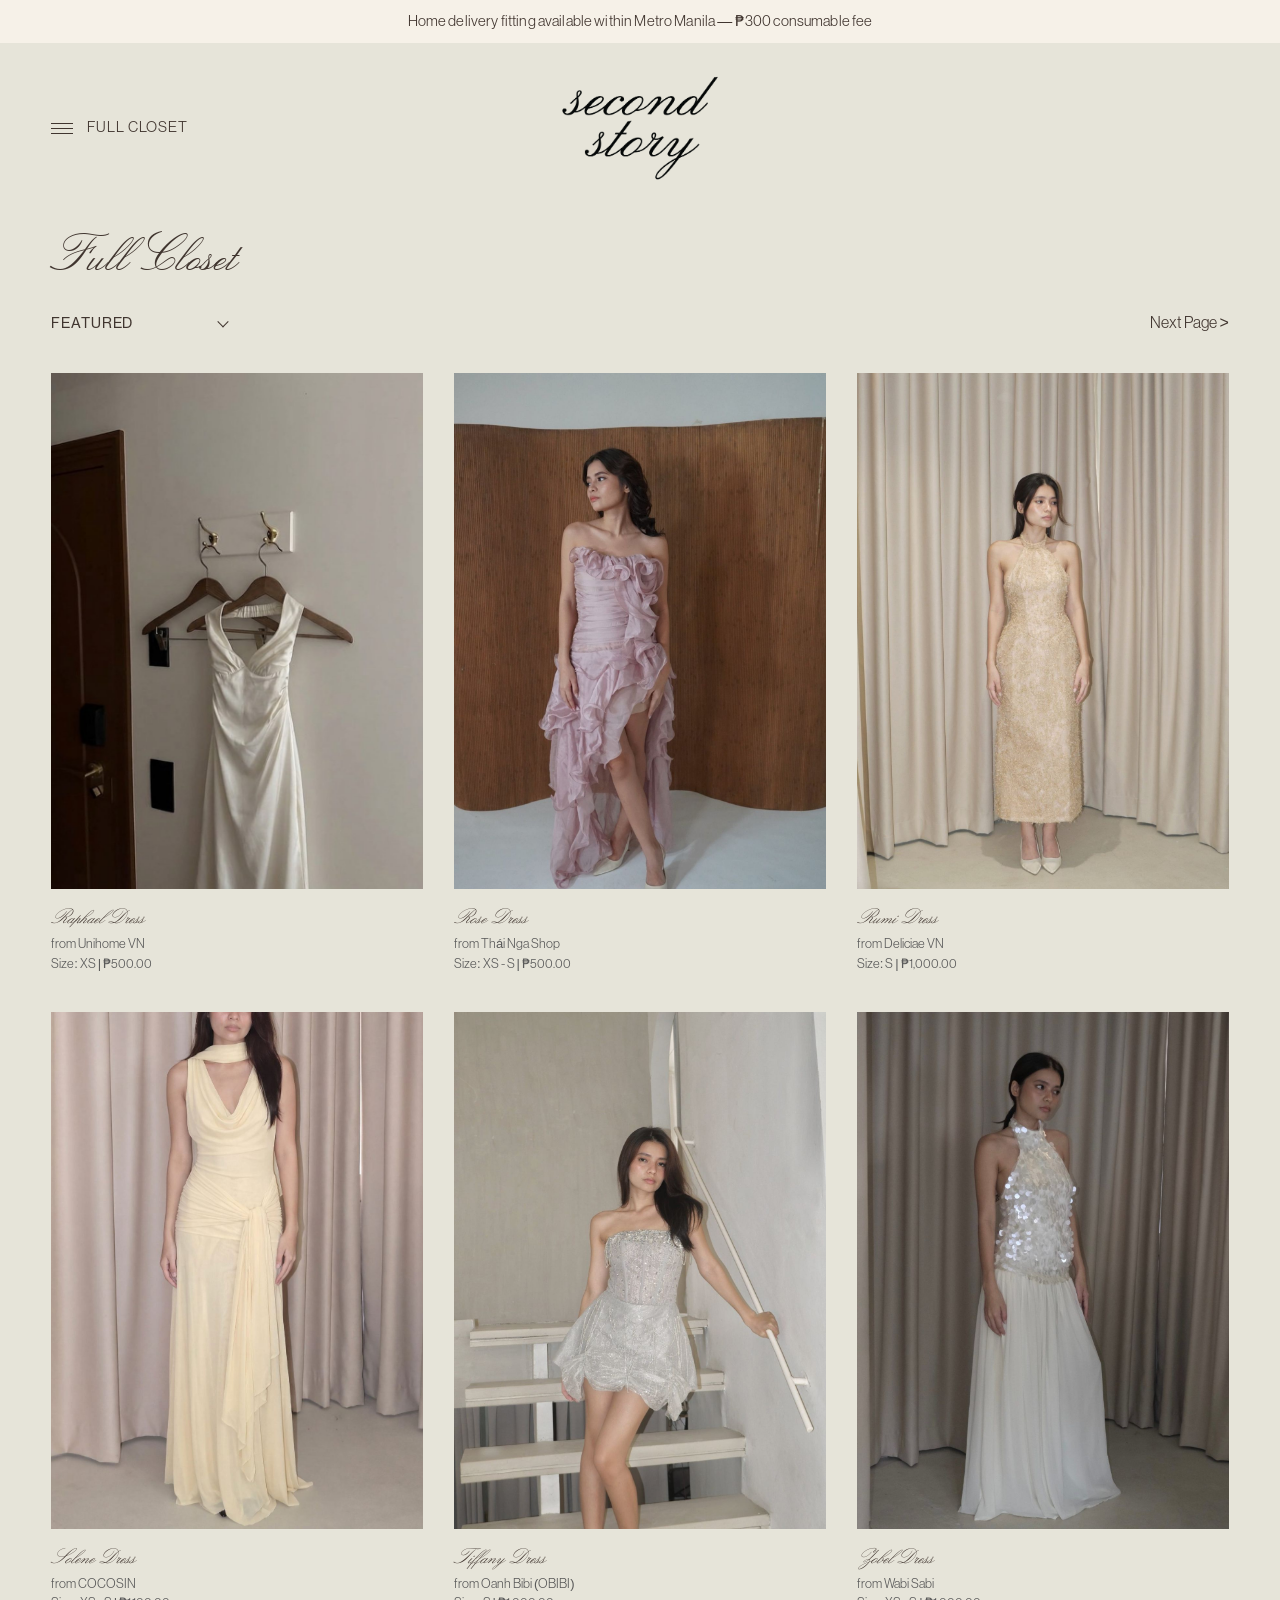
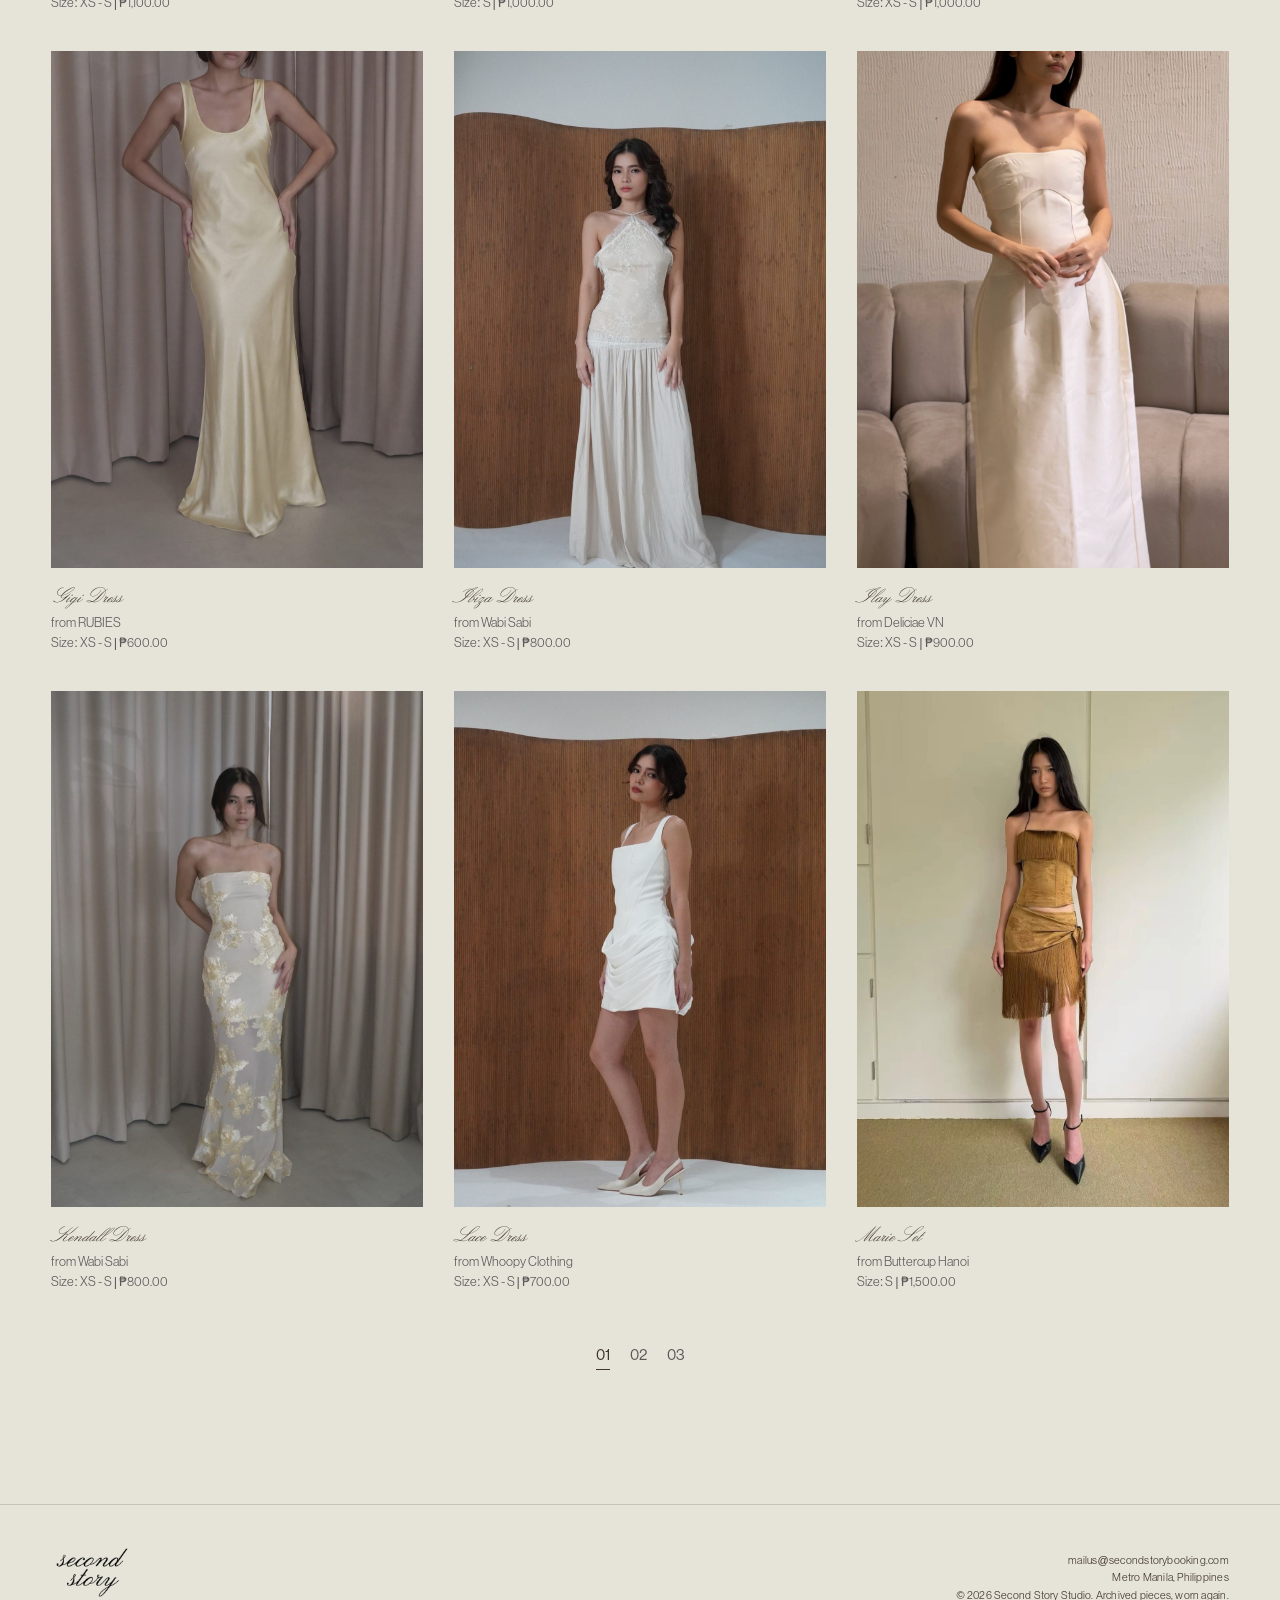
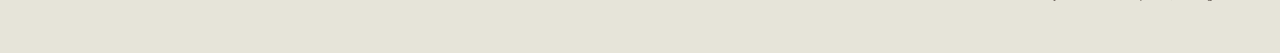
<file: full-closet.html>
<!DOCTYPE html>
<html lang="en">
<head>
<meta charset="UTF-8">
<meta name="viewport" content="width=device-width, initial-scale=1.0">
<title>Second Story Studio — Full Closet</title>

<meta name="description" content="Browse the full Second Story Studio closet — a curated dress rental archive in Metro Manila, Philippines.">
<meta name="robots" content="index, follow">
<link rel="canonical" href="https://secondstorybooking.com/full-closet.html">
<meta name="theme-color" content="#f6f1e8">

<link rel="icon" href="favicon.ico" sizes="any">
<link rel="icon" type="image/png" sizes="32x32" href="assets/img/favicon-ss-32.png">
<link rel="icon" type="image/png" sizes="16x16" href="assets/img/favicon-ss-16.png">
<link rel="apple-touch-icon" sizes="180x180" href="assets/img/favicon-ss-180.png">
<link rel="stylesheet" href="assets/site.css">
</head>
<body>

<div class="banner">Home delivery fitting available within Metro Manila — ₱300 consumable fee</div>

<header class="site-header">
  <button class="nav-trigger" id="navTrigger" aria-label="Open menu" aria-expanded="false">
    <span class="bars"><span></span><span></span><span></span></span>
    <span>Full Closet</span>
  </button>
  <a href="index.html" class="logo-link" aria-label="Second Story home">
    <img class="wordmark-header" src="assets/img/wordmark.png" alt="Second Story">
  </a>
  <span></span>
</header>

<div class="nav-scrim" id="navScrim"></div>
<aside class="nav-drawer" id="navDrawer">
  <button class="close-btn" id="navClose" aria-label="Close menu">&times;</button>
  <nav>
    <a href="index.html">Home</a>
    <a href="full-closet.html">Full Closet</a>
    <a href="dress-availability.html">Dress Availability</a>
    <a href="assets/terms-and-conditions.pdf" target="_blank" rel="noopener">Terms and Conditions</a>
    <a href="https://docs.google.com/forms/d/e/1FAIpQLSeGl86gedmSaa_Ox1_kwcuQUGthKKKsQtRHzOaMzC8k7yUMKA/viewform?usp=header" target="_blank" rel="noopener">Request a Dress</a>
    <a href="https://docs.google.com/forms/d/e/1FAIpQLSd_ez1rhBiMMYynVgnU6CkGYyhC0YI6tfa6hxVlqMO-0Yb0FA/viewform?usp=header" target="_blank" rel="noopener">Booking Form</a>
  </nav>
</aside>

<main class="page-wrap">
  <h1 class="page-title">Full Closet</h1>

  <div class="closet-controls">
    <div class="closet-filter-wrap">
      <select id="sortSelect">
        <option value="default" disabled>Filter/Sort By</option>
        <option value="price-asc">Price: Low to High</option>
        <option value="price-desc">Price: High to Low</option>
        <option value="featured" selected>Featured</option>
        <option value="name-asc">Name: A to Z</option>
      </select>
    </div>
    <div class="closet-pagenav">
      <button id="prevPageBtn">&lt; Previous</button>
      <button id="nextPageBtn">Next Page &gt;</button>
    </div>
  </div>

  <div class="closet-grid" id="closetGrid"></div>

  <div class="closet-pagedots" id="closetPageDots"></div>
</main>

<footer class="site-footer">
  <a href="index.html" class="logo-link" aria-label="Second Story home">
    <img class="wordmark" src="assets/img/wordmark.png" alt="Second Story">
  </a>
  <div class="footer-info">
    <p><a href="mailto:mailus@secondstorybooking.com">mailus@secondstorybooking.com</a></p>
    <p>Metro Manila, Philippines</p>
    <p>© 2026 Second Story Studio. Archived pieces, worn again.</p>
  </div>
</footer>

<script>
const navTrigger = document.getElementById("navTrigger");
const navDrawer = document.getElementById("navDrawer");
const navScrim = document.getElementById("navScrim");
const navClose = document.getElementById("navClose");
function openNav() { navDrawer.classList.add("open"); navScrim.classList.add("open"); navTrigger.setAttribute("aria-expanded","true"); }
function closeNav() { navDrawer.classList.remove("open"); navScrim.classList.remove("open"); navTrigger.setAttribute("aria-expanded","false"); }
navTrigger.addEventListener("click", openNav);
navClose.addEventListener("click", closeNav);
navScrim.addEventListener("click", closeNav);
document.addEventListener("keydown", (e) => { if (e.key === "Escape") closeNav(); });

// ---- Dress data (live from DRESSES sheet) ----
const DRESSES = [{"id": "SS-01", "name": "Amalfi Dress", "source": "Whoopy Clothing", "size": "XS - S", "price": 500.0, "deposit": 500.0, "description": "A deep-red mini dress in dimensional rose lace, cut close through the bodice with slender spaghetti straps and a fitted, body-skimming silhouette. Rich texture throughout gives it a full, romantic feel — perfect for a party or a night out where you want a little drama.", "images": ["assets/img/dress-amalfi-2.jpg", "assets/img/dress-amalfi-1.jpg", "assets/img/dress-amalfi-3.jpg"], "sizeDesc": {"size": "S", "height": "65 cm", "waist": "68 cm", "bust": "76 cm"}}, {"id": "SS-02", "name": "Angelica Dress", "source": "Unihome VN", "size": "XS - S", "price": 500.0, "deposit": 500.0, "description": "A soft champagne satin set with a draped cowl neckline on top, paired with a matching floor-length skirt. Minimal and fluid, this one drapes beautifully for a black-tie dinner or an evening where you want understated elegance.", "images": ["assets/img/dress-angelica-1.jpg", "assets/img/dress-angelica-2.jpg", "assets/video/dress-angelica.mp4"], "sizeDesc": {"size": "S", "topLength": "59 cm", "skirtLength": "95 cm", "waist": "66 cm", "bust": "76 cm"}}, {"id": "SS-03", "name": "Aurora Dress", "source": "Wabi Sabi", "size": "XS - S", "price": 700.0, "deposit": 500.0, "description": "A delicate blush mini with sheer embroidered lace over a nude lining, scattered with pearl beading and soft sequin detail. Pearl-strap straps and a fitted silhouette give it a romantic, intricate finish — beautiful for a birthday dinner or an event where you want something a little more special.", "images": ["assets/img/dress-aurora-1.jpg", "assets/img/dress-aurora-2.jpg"], "sizeDesc": {"size": "S", "height": "65 cm", "waist": "68 cm", "bust": "80 cm"}}, {"id": "SS-04", "name": "Celestine Dress", "source": "Whoopy Clothing", "size": "XS - S", "price": 700.0, "deposit": 500.0, "description": "A body-hugging mini in intricate beadwork, with a plunging V-neckline and delicate spaghetti straps. Fully embellished with pearls and crystals in a diamond pattern, this one is glamorous and eye-catching — perfect for a party or a night you want to shine.", "images": ["assets/img/dress-celestine-1.jpg", "assets/img/dress-celestine-2.jpg", "assets/img/dress-celestine-3.jpg"], "sizeDesc": {"size": "S", "height": "75 cm", "waist": "68 cm", "bust": "80 cm"}}, {"id": "SS-05", "name": "Charlotte Set", "source": "Thái Nga Shop", "size": "XS - S", "price": 500.0, "deposit": 500.0, "description": "A structured peplum set in soft ivory — strapless bodice with a tailored peplum waist, paired with a sleek floor-length skirt. Clean and polished, this one leans more formal, ideal for a black-tie event or a night you want to look effortlessly put-together.", "images": ["assets/img/dress-charlotte-1.jpg", "assets/video/dress-charlotte.mp4"], "sizeDesc": {"size": "S", "topLength": "48 cm", "skirtLength": "99 cm", "waist": "66 cm", "bust": "82 cm"}}, {"id": "SS-06", "name": "Cherub Dress", "source": "ChouChou", "size": "XS - S", "price": 500.0, "deposit": 500.0, "description": "A strapless white mini with a structured bustier top and a dramatic sculptural puff hem. Bold and architectural, this one makes a statement — great for a birthday, a night out, or anywhere you want to stand out.", "images": ["assets/img/dress-cherub-1.jpg", "assets/img/dress-cherub-2.jpg", "assets/img/dress-cherub-3.jpg"], "sizeDesc": {"size": "S", "height": "59 cm", "waist": "64-66 cm", "bust": "80-84 cm"}}, {"id": "SS-08", "name": "Ciel Dress", "source": "Unihome VN", "size": "XS - S", "price": 500.0, "deposit": 500.0, "description": "A black satin column gown with a sculpted off-shoulder sweetheart neckline and an open back framed by a single ruched strap. Sleek and fluid all the way to the floor, this one is effortlessly dramatic, perfect for a formal event or a black-tie dinner. The black sister of our Raphael Dress, in a slightly roomier fit.", "images": ["assets/img/dress-ciel-1.jpg", "assets/img/dress-ciel-2.jpg", "assets/img/dress-ciel-3.jpg"], "sizeDesc": {"size": "S", "height": "145 cm", "waist": "66 cm", "bust": "85 cm"}}, {"id": "SS-09", "name": "Dahlia Dress", "source": "JUBIN Studio", "size": "XS - S", "price": 1100.0, "deposit": 500.0, "description": "A blush pink satin midi with a structured square neckline in front and a dramatic cowl-draped open back, laced with crisscross straps. The full, pleated skirt gives it a romantic, ballerina-inspired silhouette — a beautiful pick for a garden party or any daytime event with a soft, feminine feel.", "images": ["assets/img/dress-dahlia-1.jpg", "assets/img/dress-dahlia-2.jpg", "assets/img/dress-dahlia-3.jpg", "assets/img/dress-dahlia-4.jpg", "assets/img/dress-dahlia-5.jpg"], "sizeDesc": {"size": "M (Vietnam sizing, fits S)", "height": "120 cm", "waist": "68 cm", "bust": "86 cm"}}, {"id": "SS-10", "name": "Daphne Dress", "source": "Wabi Sabi", "size": "XS - S", "price": 700.0, "deposit": 500.0, "description": "A delicate cream mini with sheer embroidered lace over a nude lining, scattered with pearl beading and soft sequin detail. Pearl-strap straps and a fitted silhouette give it a romantic, intricate finish — beautiful for a birthday dinner or an event where you want something a little more special.", "images": ["assets/img/dress-daphne-1.jpg", "assets/img/dress-daphne-2.jpg"], "sizeDesc": {"size": "S", "height": "65 cm", "waist": "68 cm", "bust": "80 cm"}}, {"id": "SS-11", "name": "Florence Dress", "source": "Whoopy Clothing", "size": "XS - S", "price": 500.0, "deposit": 500.0, "description": "A white bridal-inspired gown with 3D floral lace appliqué across the bodice and flowing tulle skirt. Ethereal and romantic, this one is beautiful for a garden wedding, a bridal shower, or any event calling for something soft and dreamy.", "images": ["assets/img/dress-florence-1.jpg", "assets/img/dress-florence-2.jpg"], "sizeDesc": {"size": "S", "height": "116 cm", "waist": "66 cm", "bust": "76 cm"}}, {"id": "SS-12", "name": "Gigi Dress", "source": "RUBIES", "size": "XS - S", "price": 600.0, "deposit": 500.0, "description": "A butter-yellow satin slip gown with a scoop racerback neckline and a sleek, body-skimming fit down to the floor. Liquid and lustrous, this one is effortlessly glamorous — perfect for a formal event or any night you want a little shine without extra fuss.", "images": ["assets/img/dress-gigi-0.jpg", "assets/img/dress-gigi-1.jpg", "assets/img/dress-gigi-2.jpg", "assets/img/dress-gigi-3.jpg"], "sizeDesc": {"size": "S", "height": "145 cm (est.)", "waist": "<66 cm", "bust": "<84 cm"}}, {"id": "SS-13", "name": "Ibiza Dress", "source": "Wabi Sabi", "size": "XS - S", "price": 800.0, "deposit": 700.0, "description": "A cream halter gown with delicate lace appliqué through the bodice and a fluid, gathered skirt that falls into a dramatic sweep. Soft and ethereal with a bit of drama in the movement — a strong pick for a formal event or a bridal-adjacent occasion.", "images": ["assets/img/dress-ibiza-1.jpg", "assets/img/dress-ibiza-2.jpg", "assets/img/dress-ibiza-3.jpg", "assets/img/dress-ibiza-4.jpg"], "sizeDesc": {"size": "S", "height": "145 cm", "waist": "60 cm", "bust": "76 cm"}}, {"id": "SS-14", "name": "Ilay Dress", "source": "Deliciae VN", "size": "XS - S", "price": 900.0, "deposit": 700.0, "description": "A structured ivory satin column gown with a sculpted strapless bustier bodice and a sleek, floor-length silhouette. Clean lines and minimal detailing give it a modern, refined look — perfect for a black-tie event or a formal dinner.", "images": ["assets/img/dress-ilay-2.jpg", "assets/img/dress-ilay-1.jpg", "assets/img/dress-ilay-3.jpg", "assets/img/dress-ilay-4.jpg"], "sizeDesc": {"size": "S (adjustable bust)", "height": "142 cm (est.)", "waist": "66-70 cm", "bust": "78-84 cm"}}, {"id": "SS-15", "name": "Kendall Dress", "source": "Wabi Sabi", "size": "XS - S", "price": 800.0, "deposit": 700.0, "description": "An ivory strapless gown with dimensional floral appliqué in gold-cream tones cascading down a fitted, sheer-paneled silhouette. Textured and intricate, with a sheer skirt detail for movement — a striking pick for a formal event or gala.", "images": ["assets/img/dress-kendall-1.jpg", "assets/img/dress-kendall-2.jpg", "assets/img/dress-kendall-3.jpg"], "sizeDesc": {"size": "S", "height": "145 cm", "waist": "60 cm", "bust": "76 cm"}}, {"id": "SS-16", "name": "Lace Dress", "source": "Whoopy Clothing", "size": "XS - S", "price": 700.0, "deposit": 500.0, "description": "A white satin mini with a structured square neckline and a beautifully ruched, draped skirt in front. The corset-style lace-up back with adjustable straps gives it a customizable, figure-flattering fit — clean and versatile enough for a bridal shower, a birthday, or a night out.", "images": ["assets/img/dress-lace-1.jpg", "assets/img/dress-lace-2.jpg", "assets/img/dress-lace-3.jpg", "assets/img/dress-lace-4.jpg"], "sizeDesc": {"size": "S", "height": "75 cm", "waist": "68 cm", "bust": "80 cm"}}, {"id": "SS-18", "name": "Marie Set", "source": "Buttercup Hanoi", "size": "S", "price": 1500.0, "deposit": 1300.0, "description": "A fringe-trimmed set in warm caramel suede-look fabric, a strapless corset bodice paired with a wrap-tie mini skirt finished in cascading fringe. Western-inspired and full of movement, this one brings texture and edge, striking for a party or a night you want something different.", "images": ["assets/img/dress-marie-1.jpg", "assets/img/dress-marie-2.jpg", "assets/img/dress-marie-3.jpg", "assets/img/dress-marie-4.jpg", "assets/img/dress-marie-5.jpg"], "sizeDesc": {"size": "S", "topLength": "34 cm", "skirtLength": "31 cm", "waist": "60-64 cm (top), 66 cm (skirt)", "bust": "80-84 cm"}}, {"id": "SS-19", "name": "Matilda Dress", "source": "Whoopy Clothing", "size": "XS - S", "price": 400.0, "deposit": 500.0, "description": "A striking black and ivory color-blocked gown with a sweetheart neckline and delicate spaghetti straps. The contrast panel skirt creates a dramatic, sculptural fall to the floor — bold and editorial, perfect for a formal event or a night you want to make an entrance.", "images": ["assets/img/dress-matilda-1.jpg", "assets/img/dress-matilda-2.jpg"], "sizeDesc": {"size": "S", "height": "121 cm", "waist": "58-68 cm", "bust": "68-78 cm"}}, {"id": "SS-20", "name": "Mirella Dress", "source": "Whoopy Clothing", "size": "XS - S", "price": 500.0, "deposit": 500.0, "description": "A champagne bustier gown with a sweetheart neckline, delicate bow-detail straps, and a voluminous tulle skirt in a soft A-line silhouette. Romantic and full, this one has a real princess-dress feel — lovely for a garden event, a birthday, or any occasion calling for something dreamy.", "images": ["assets/img/dress-mirella-1.jpg", "assets/img/dress-mirella-2.jpg", "assets/video/dress-mirella.mp4"], "sizeDesc": {"size": "S", "height": "116 cm", "waist": "68 cm", "bust": "76 cm"}}, {"id": "SS-21", "name": "Odette Dress", "source": "Whoopy Clothing", "size": "XS - S", "price": 500.0, "deposit": 500.0, "description": "A dramatic black lace corset gown over a nude lining, with a strapless boned bodice and a full, sheer skirt with a subtle front slit. Sultry and romantic in equal measure — a strong choice for a formal event or an evening you want something with real presence.", "images": ["assets/img/dress-odette-1.jpg", "assets/img/dress-odette-2.jpg", "assets/video/dress-odette.mp4"], "sizeDesc": {"size": "S", "height": "116 cm", "waist": "66-70 cm", "bust": "78 cm"}}, {"id": "SS-22", "name": "Olivia Dress", "source": "Mood Emode", "size": "XS - S", "price": 800.0, "deposit": 700.0, "description": "A sage green mermaid gown in a shimmering floral jacquard, with delicate spaghetti straps and a beaded sweetheart bodice that flows into a sleek, fitted silhouette down to the floor. Soft and painterly with a subtle metallic sheen — a beautiful pick for a garden event or a formal dinner.", "images": ["assets/img/dress-olivia-1.jpg", "assets/img/dress-olivia-2.jpg", "assets/img/dress-olivia-3.jpg", "assets/img/dress-olivia-4.jpg", "assets/img/dress-olivia-5.jpg"], "sizeDesc": {"size": "S", "height": "145 cm", "waist": "60 cm", "bust": "76 cm"}}, {"id": "SS-23", "name": "Penelope Set", "source": "Thái Nga Shop", "size": "XS - S", "price": 500.0, "deposit": 500.0, "description": "The same tailored peplum silhouette in black, with a sheer skirt layer for added movement and drama. Strapless and structured up top, flowing and slightly transparent below — a striking pick for an evening event.", "images": ["assets/img/dress-penelope-1.jpg", "assets/img/dress-penelope-2.jpg"], "sizeDesc": {"size": "S", "topLength": "48 cm", "skirtLength": "99 cm", "waist": "66 cm", "bust": "82 cm"}}, {"id": "SS-25", "name": "Prim Dress", "source": "Oanh Bibi (OBIBI)", "size": "XS - S", "price": 500.0, "deposit": 500.0, "description": "A soft pink strapless gown with a striking geometric beaded bodice — crystal lattice detailing over sheer mesh — flowing into a fitted satin skirt with a slight flare at the hem. Structured up top, elegant all the way down, this one is a strong pick for a formal event or gala.", "images": ["assets/img/dress-prim-2.jpg", "assets/img/dress-prim-1.jpg", "assets/img/dress-prim-3.jpg"], "sizeDesc": {"size": "XS-S", "height": "126 cm", "waist": "62-66 cm", "bust": "70-76 cm"}}, {"id": "SS-26", "name": "Raphael Dress", "source": "Unihome VN", "size": "XS", "price": 500.0, "deposit": 500.0, "description": "A cream satin column gown with a sculpted off-shoulder sweetheart neckline and an open back framed by a single ruched strap. Soft, luminous, and fluid all the way to the floor, this one is understated enough for a rehearsal dinner and elegant enough to carry the whole night. Also available in black as our Ciel Dress.", "images": ["assets/img/dress-raphael-1.jpg", "assets/video/dress-raphael.mp4"], "sizeDesc": {"size": "XS or tag (fits XS-S)", "height": "145 cm", "waist": "62 cm", "bust": "90 cm"}}, {"id": "SS-27", "name": "Rose Dress", "source": "Thái Nga Shop", "size": "XS - S", "price": 500.0, "deposit": 500.0, "description": "A dusty rose gown with a dramatic ruffled, cascading skirt and a sculpted 3D rosette at the bodice. Textured and voluminous with a flattering high-low hem, this one is romantic and eye-catching — a beautiful pick for a formal event or gala.", "images": ["assets/img/dress-rose-2.jpg", "assets/img/dress-rose-1.jpg", "assets/img/dress-rose-3.jpg", "assets/img/dress-rose-4.jpg"], "sizeDesc": {"size": "S (Vietnam sizing, runs closer to XS)", "height": "145 cm (est.)", "waist": "64-66 cm", "bust": "80-84 cm"}}, {"id": "SS-28", "name": "Rumi Dress", "source": "Deliciae VN", "size": "S", "price": 1000.0, "deposit": 700.0, "description": "A champagne gown in dimensional feathered texture, cut close through a sleek halter neckline and falling into a slim column silhouette. Soft and textural with a quiet shimmer, this one is elegant without trying, beautiful for a formal event or a night you want to feel effortlessly polished.", "images": ["assets/img/dress-rumi-1.jpg", "assets/img/dress-rumi-2.jpg", "assets/img/dress-rumi-3.jpg", "assets/img/dress-rumi-4.jpg", "assets/img/dress-rumi-5.jpg"], "sizeDesc": {"size": "S", "height": "—", "waist": "64 cm", "bust": "82 cm"}}, {"id": "SS-29", "name": "Solene Dress", "source": "COCOSIN", "size": "XS - S", "price": 1100.0, "deposit": 1000.0, "description": "A soft butter-yellow gown with an asymmetric draped neckline and a single dramatic cascading sash. Fluid and sculptural, with a fitted waist wrap that flows into a flared, floor-length skirt — striking and architectural, perfect for a formal event or gala.", "images": ["assets/img/dress-solene-1.jpg", "assets/img/dress-solene-2.jpg", "assets/img/dress-solene-3.jpg"], "sizeDesc": {"size": "S", "height": "155 cm", "waist": "64-66 cm", "bust": "84 cm"}}, {"id": "SS-30", "name": "Tiffany Dress", "source": "Oanh Bibi (OBIBI)", "size": "S", "price": 1000.0, "deposit": 1000.0, "description": "A baby-blue mini heavily embellished with crystal beading and delicate draped chain detail across a strapless corset bodice, falling into a fringed, sculptural skirt. Sparkling and directional, this one makes an entrance, perfect for a party or a night you want to be the center of attention.", "images": ["assets/img/dress-tiffany-1.jpg", "assets/img/dress-tiffany-2.jpg", "assets/img/dress-tiffany-3.jpg", "assets/img/dress-tiffany-4.jpg", "assets/img/dress-tiffany-5.jpg"], "sizeDesc": {"size": "S", "height": "—", "waist": "66 cm", "bust": "85 cm"}}, {"id": "SS-31", "name": "Zobel Dress", "source": "Wabi Sabi", "size": "XS - S", "price": 1000.0, "deposit": 700.0, "description": "A cream halter gown with a fully paillette-embellished bodice that catches the light with every movement, dropping into a soft, flowing chiffon skirt with a subtle train. Sleek through the top and romantic through the fall, this one is a strong pick for a formal event or gala.", "images": ["assets/img/dress-zobel-1.jpg", "assets/img/dress-zobel-2.jpg", "assets/img/dress-zobel-3.jpg", "assets/img/dress-zobel-4.jpg"], "sizeDesc": {"size": "S", "height": "145 cm", "waist": "60 cm", "bust": "76 cm"}}, {"id": "SS-32", "name": "Avia Dress", "source": "Whoopy Clothing", "size": "Free Size (fits S-M)", "price": 500.0, "deposit": 500.0, "description": "A black mini dress with a fitted sweetheart bodice and delicate spaghetti straps, flaring into dramatic champagne pleated panels through the skirt. The color-block contrast and voluminous flare give it a bold, sculptural movement, perfect for a party or a night out where you want something with real presence.", "images": ["assets/img/dress-avia-2.jpg", "assets/img/dress-avia-1.jpg", "assets/img/dress-avia-3.jpg"], "sizeDesc": {"size": "Free Size (S-M)", "height": "75 cm", "waist": "68-72 cm", "bust": "82-86 cm"}}, {"id": "SS-33", "name": "Ariana Dress", "source": "Oanh Bibi (OBIBI)", "size": "S", "price": 900.0, "deposit": 500.0, "description": "A crimson mini dress built from layered 3D floral petals, with a plunging halter neckline and a fitted bodice that flares into a dramatic, textured skirt. Bold and sculptural, this one makes a statement, beautiful for a party or a night you want all eyes on you.", "images": ["assets/img/dress-ariana-1.jpg", "assets/img/dress-ariana-2.jpg", "assets/img/dress-ariana-3.jpg", "assets/img/dress-ariana-4.jpg"], "sizeDesc": {"size": "S", "height": "65 cm", "waist": "68 cm", "bust": "76 cm"}}]
;

const PER_PAGE = 12;
let currentPage = 1;
// Featured order: the A-Z list split into pages of 12, with the page order reversed
// (old last page shows first, old first page shows last).
function featuredOrder() {
  const alpha = [...DRESSES].sort((a, b) => a.name.localeCompare(b.name));
  const pages = [];
  for (let i = 0; i < alpha.length; i += PER_PAGE) pages.push(alpha.slice(i, i + PER_PAGE));
  return pages.reverse().flat();
}
let sortedDresses = featuredOrder();

function formatPrice(p) {
  return "₱" + p.toLocaleString("en-US", { minimumFractionDigits: 2, maximumFractionDigits: 2 });
}

function applySort(mode) {
  sortedDresses = [...DRESSES];
  if (mode === "featured") sortedDresses = featuredOrder();
  else if (mode === "price-asc") sortedDresses.sort((a, b) => a.price - b.price);
  else if (mode === "price-desc") sortedDresses.sort((a, b) => b.price - a.price);
  else sortedDresses.sort((a, b) => a.name.localeCompare(b.name));
  currentPage = 1;
  render();
}

function totalPages() {
  return Math.max(1, Math.ceil(sortedDresses.length / PER_PAGE));
}

function render() {
  const grid = document.getElementById("closetGrid");
  const start = (currentPage - 1) * PER_PAGE;
  const pageItems = sortedDresses.slice(start, start + PER_PAGE);

  grid.innerHTML = pageItems.map(d => `
    <a class="closet-card" href="dress-detail.html?id=${d.id}">
      <div class="card-photo">
        ${(d.badge || d.arriving) ? `<span class="closet-badge">${d.badge || ("Arriving " + d.arriving)}</span>` : ""}
        ${(d.images && d.images[0]) ? `<img src="${/\.(mp4|webm|mov)$/i.test(d.images[0]) ? d.images[0].replace("assets/video/", "assets/img/").replace(/\.(mp4|webm|mov)$/i, "-poster.jpg") : d.images[0]}" alt="${d.name}" loading="lazy">` : ""}
      </div>
      <div class="card-name">${d.name}</div>
      ${d.source ? `<div class="card-source">from ${d.source}</div>` : ""}
      <div class="card-meta">Size: ${d.size || "—"} | ${formatPrice(d.price)}</div>
    </a>
  `).join("");

  const dots = document.getElementById("closetPageDots");
  const tp = totalPages();
  dots.innerHTML = Array.from({ length: tp }, (_, i) => {
    const n = i + 1;
    return `<button class="${n === currentPage ? "active" : ""}" data-page="${n}">${String(n).padStart(2, "0")}</button>`;
  }).join("");
  dots.querySelectorAll("button").forEach(btn => {
    btn.addEventListener("click", () => { currentPage = parseInt(btn.dataset.page); render(); window.scrollTo({top: 0, behavior: "smooth"}); });
  });

  document.getElementById("prevPageBtn").style.visibility = currentPage > 1 ? "visible" : "hidden";
  document.getElementById("nextPageBtn").style.visibility = currentPage < tp ? "visible" : "hidden";
}

document.getElementById("sortSelect").addEventListener("change", (e) => applySort(e.target.value));
document.getElementById("prevPageBtn").addEventListener("click", () => { if (currentPage > 1) { currentPage--; render(); window.scrollTo({top:0,behavior:"smooth"}); } });
document.getElementById("nextPageBtn").addEventListener("click", () => { if (currentPage < totalPages()) { currentPage++; render(); window.scrollTo({top:0,behavior:"smooth"}); } });

render();
</script>

</body>
</html>
</file>
<file: assets/site.css>
@font-face {
  font-family: "Haas Grot Disp";
  src: url("fonts/NeueHaasGrotDisp-45Light-Trial.otf") format("opentype");
  font-weight: 300;
  font-style: normal;
  font-display: swap;
}
@font-face {
  font-family: "Haas Grot Disp";
  src: url("fonts/NeueHaasGrotDisp-55Roman-Trial.otf") format("opentype");
  font-weight: 400;
  font-style: normal;
  font-display: swap;
}
@font-face {
  font-family: "Lucia BT";
  src: url("fonts/Lucia_BT.ttf") format("truetype");
  font-weight: 400;
  font-style: normal;
  font-display: swap;
}

:root {
  --page-bg:   #e6e4d9;
  --banner-bg: #f6f1e8;
  --ink:       #40352F;
  --ink-soft:  #595959;
  --mauve:     #A69F97;
  --line:      rgba(64, 53, 47, 0.18);
  --pad-x: clamp(20px, 4vw, 60px);
}

* { box-sizing: border-box; }
h1, h2, p { margin: 0; }

html, body {
  margin: 0;
  padding: 0;
  background: var(--page-bg);
  font-family: "Haas Grot Disp", Helvetica, Arial, sans-serif;
  font-weight: 300;
  color: var(--ink);
  -webkit-font-smoothing: antialiased;
}

.banner {
  background: var(--banner-bg);
  text-align: center;
  font-family: "Haas Grot Disp", Helvetica, Arial, sans-serif;
  font-weight: 300;
  font-size: 15px;
  line-height: 1.4;
  letter-spacing: 0.01em;
  padding: 11px var(--pad-x);
}

/* ---- Header / nav ---- */
.site-header {
  display: grid;
  grid-template-columns: 1fr auto 1fr;
  align-items: center;
  padding: 26px var(--pad-x) 10px;
}

.nav-trigger {
  display: flex;
  align-items: center;
  gap: 14px;
  justify-self: start;
  background: none;
  border: none;
  cursor: pointer;
  font-family: "Haas Grot Disp", sans-serif;
  font-weight: 300;
  font-size: 15px;
  letter-spacing: 0.06em;
  text-transform: uppercase;
  color: var(--ink);
  padding: 0;
}

.nav-trigger .bars {
  display: flex;
  flex-direction: column;
  gap: 4px;
}
.nav-trigger .bars span {
  display: block;
  width: 22px;
  height: 1px;
  background: var(--ink);
}

.site-header .logo-link {
  justify-self: center;
}

.site-header .wordmark-header {
  width: clamp(140px, 14vw, 200px);
  height: auto;
  aspect-ratio: 952 / 629;
  display: block;
}

/* ---- Off-canvas nav drawer ---- */
.nav-drawer {
  position: fixed;
  top: 0; left: 0;
  height: 100%;
  width: min(280px, 78vw);
  background: var(--mauve);
  transform: translateX(-100%);
  transition: transform 0.35s ease;
  z-index: 100;
  padding: 30px 34px;
  display: flex;
  flex-direction: column;
}
.nav-drawer.open { transform: translateX(0); }

.nav-drawer .close-btn {
  background: none;
  border: none;
  cursor: pointer;
  align-self: flex-start;
  font-size: 22px;
  color: var(--banner-bg);
  margin-bottom: 36px;
  line-height: 1;
  padding: 0;
}

.nav-drawer nav {
  display: flex;
  flex-direction: column;
  gap: 22px;
}

.nav-drawer nav a {
  color: var(--banner-bg);
  text-decoration: none;
  font-family: "Haas Grot Disp", sans-serif;
  font-weight: 300;
  font-size: 15px;
  letter-spacing: 0.06em;
  text-transform: uppercase;
}
.nav-drawer nav a:hover { opacity: 0.72; }

.nav-scrim {
  position: fixed;
  inset: 0;
  background: rgba(0,0,0,0.28);
  opacity: 0;
  pointer-events: none;
  transition: opacity 0.35s ease;
  z-index: 99;
}
.nav-scrim.open { opacity: 1; pointer-events: auto; }

/* ---- Footer ---- */
.site-footer {
  border-top: 1px solid rgba(0, 0, 0, 0.14);
  margin-top: 64px;
  padding: 40px var(--pad-x) 48px;
  display: flex;
  justify-content: space-between;
  align-items: flex-end;
  gap: 24px;
}

.site-footer .wordmark {
  width: clamp(70px, 6.4vw, 100px);
  height: auto;
}

.site-footer .footer-info {
  text-align: right;
  font-family: "Haas Grot Disp", sans-serif;
  font-weight: 300;
  font-size: 11px;
  line-height: 1.6;
  letter-spacing: 0.02em;
  color: var(--ink);
}
.site-footer .footer-info p { margin: 0; }
.site-footer .footer-info a {
  color: inherit;
  text-decoration: none;
}
.site-footer .footer-info a:hover { text-decoration: underline; }

/* ---- Shared page layout ---- */
.page-wrap, .avail-wrap {
  padding: 30px var(--pad-x) 70px;
}

.page-title, .avail-title {
  font-family: "Lucia BT", Georgia, "Times New Roman", serif;
  font-weight: 400;
  font-size: clamp(30px, 4.2vw, 52px);
  line-height: 1.08;
  margin-bottom: 30px;
}

.avail-controls {
  display: flex;
  align-items: center;
  justify-content: space-between;
  gap: 20px;
  margin: 0 auto 26px;
  max-width: 620px;
  flex-wrap: wrap;
}

.dress-select-wrap {
  position: relative;
  flex: 1 1 260px;
  max-width: 320px;
}

.dress-select-wrap select {
  appearance: none;
  width: 100%;
  font-family: "Haas Grot Disp", sans-serif;
  font-weight: 300;
  font-size: 15px;
  letter-spacing: 0.05em;
  text-transform: uppercase;
  background: transparent;
  border: none;
  border-bottom: 1px solid var(--ink);
  padding: 6px 22px 8px 0;
  color: var(--ink);
  cursor: pointer;
}

.dress-select-wrap::after {
  content: "";
  position: absolute;
  right: 4px;
  top: 45%;
  width: 8px;
  height: 8px;
  border-right: 1px solid var(--ink);
  border-bottom: 1px solid var(--ink);
  transform: translateY(-50%) rotate(45deg);
  pointer-events: none;
}

.month-nav {
  display: flex;
  align-items: center;
  gap: 20px;
  font-family: "Haas Grot Disp", sans-serif;
  font-weight: 300;
  font-size: 15px;
  letter-spacing: 0.05em;
  text-transform: uppercase;
  border-bottom: 1px solid var(--ink);
  padding-bottom: 8px;
}

.month-nav button {
  background: none;
  border: none;
  cursor: pointer;
  font-size: 16px;
  color: var(--ink);
  padding: 0 2px;
  line-height: 1;
}
.month-nav button:hover { opacity: 0.6; }

.month-nav .month-label {
  min-width: 118px;
  text-align: center;
}

.cal-grid {
  display: grid;
  grid-template-columns: repeat(7, 1fr);
  max-width: 620px;
  margin: 0 auto;
  border-top: 1px solid var(--line);
  border-left: 1px solid var(--line);
}

.cal-dow {
  font-family: "Haas Grot Disp", sans-serif;
  font-weight: 300;
  font-size: 12px;
  letter-spacing: 0.06em;
  text-transform: uppercase;
  text-align: center;
  padding: 10px 0;
  color: var(--ink-soft);
  border-right: 1px solid var(--line);
  border-bottom: 1px solid var(--line);
}

.cal-cell {
  position: relative;
  aspect-ratio: 1 / 1;
  border-right: 1px solid var(--line);
  border-bottom: 1px solid var(--line);
  font-family: "Haas Grot Disp", sans-serif;
  font-weight: 300;
  font-size: 13px;
  padding: 8px 10px;
}

.cal-cell.empty { background: transparent; }

.cal-cell.booked {
  background: var(--ink);
}
.cal-cell.booked .num { color: var(--banner-bg); }

.cal-cell.wash {
  background: var(--mauve);
}
.cal-cell.wash .num { color: var(--banner-bg); }

.cal-cell.today .num {
  text-decoration: underline;
  text-underline-offset: 3px;
}

.cal-cell .tip {
  display: none;
  position: absolute;
  bottom: 105%;
  left: 50%;
  transform: translateX(-50%);
  background: var(--ink);
  color: var(--banner-bg);
  font-size: 11px;
  letter-spacing: 0.02em;
  padding: 5px 10px;
  white-space: nowrap;
  z-index: 5;
  border-radius: 1px;
}
.cal-cell.booked:hover .tip,
.cal-cell.wash:hover .tip { display: block; }

.avail-legend {
  display: flex;
  gap: 26px;
  margin: 24px auto 0;
  max-width: 620px;
  align-items: center;
  justify-content: center;
  flex-wrap: wrap;
}

.avail-legend .item {
  display: flex;
  align-items: center;
  gap: 7px;
  font-family: "Haas Grot Disp", sans-serif;
  font-weight: 300;
  font-size: 12px;
  letter-spacing: 0.03em;
}

.avail-legend .swatch {
  display: inline-block;
  width: 9px;
  height: 9px;
}
.avail-legend .swatch.available { border: 1px solid var(--line); }
.avail-legend .swatch.booked { background: var(--ink); }
.avail-legend .swatch.wash { background: var(--mauve); }

.avail-legend .label.available { color: var(--mauve); }

.avail-status {
  margin: 30px auto 0;
  max-width: 620px;
  text-align: center;
  font-family: "Haas Grot Disp", sans-serif;
  font-weight: 300;
  font-size: 11px;
  color: var(--ink-soft);
}
.avail-status.error { color: #8a2c2c; }

/* ---- Delivery Fitting: image + steps ---- */
.fitting-layout {
  display: flex;
  align-items: center;
  gap: clamp(48px, 6vw, 100px);
  max-width: 920px;
  margin: 50px auto 70px;
  flex-wrap: wrap;
}

.fitting-layout .fitting-photo {
  flex: 0 0 380px;
  width: 100%;
  max-width: 380px;
  aspect-ratio: 0.8 / 1;
  overflow: hidden;
  background: var(--banner-bg);
}
.fitting-layout .fitting-photo img {
  width: 100%;
  height: 100%;
  object-fit: cover;
  display: block;
}

.fitting-steps {
  flex: 1 1 320px;
  display: flex;
  flex-direction: column;
}

.fitting-step {
  padding: 26px 0;
  border-top: 1px solid var(--line);
}
.fitting-step:last-child { border-bottom: 1px solid var(--line); }

.step-label {
  font-family: "Haas Grot Disp", sans-serif;
  font-weight: 400;
  font-size: 13px;
  letter-spacing: 0.08em;
  text-transform: uppercase;
  color: var(--ink-soft);
  margin-bottom: 8px;
}
.step-copy {
  font-family: "Haas Grot Disp", sans-serif;
  font-weight: 300;
  font-size: 17px;
  line-height: 1.55;
  letter-spacing: 0;
  color: var(--ink);
}


/* ---- Bottom link row ---- */
.page-links {
  display: flex;
  justify-content: space-between;
  gap: 24px;
  flex-wrap: wrap;
  margin-top: 20px;
}

.page-links a {
  font-family: "Haas Grot Disp", sans-serif;
  font-weight: 300;
  font-size: 16px;
  letter-spacing: 0.09em;
  text-transform: uppercase;
  color: var(--ink);
  text-decoration: none;
}
.page-links a:hover { opacity: 0.65; }

/* ---- Full Closet ---- */
.closet-controls {
  display: flex;
  align-items: center;
  justify-content: space-between;
  gap: 24px;
  flex-wrap: wrap;
  margin: 6px 0 40px;
}

.closet-filter-wrap {
  position: relative;
}
.closet-filter-wrap select {
  appearance: none;
  font-family: "Haas Grot Disp", sans-serif;
  font-weight: 400;
  font-size: 15px;
  letter-spacing: 0.06em;
  text-transform: uppercase;
  background: transparent;
  border: none;
  color: var(--ink);
  cursor: pointer;
  padding-right: 22px;
}
.closet-filter-wrap::after {
  content: "";
  position: absolute;
  right: 2px;
  top: 50%;
  width: 7px;
  height: 7px;
  border-right: 1px solid var(--ink);
  border-bottom: 1px solid var(--ink);
  transform: translateY(-65%) rotate(45deg);
  pointer-events: none;
}

.closet-pagenav {
  display: flex;
  gap: 18px;
  font-family: "Haas Grot Disp", sans-serif;
  font-weight: 300;
  font-size: 16px;
  color: var(--ink);
}
.closet-pagenav button {
  background: none;
  border: none;
  font-family: inherit;
  font-size: inherit;
  font-weight: inherit;
  color: inherit;
  cursor: pointer;
  padding: 0;
}
.closet-pagenav button:hover { opacity: 0.6; }
.closet-pagenav button:disabled { visibility: hidden; }

.closet-grid {
  display: grid;
  grid-template-columns: repeat(3, 1fr);
  gap: clamp(20px, 3vw, 44px) clamp(16px, 2.4vw, 32px);
}

.closet-card {
  display: block;
  text-decoration: none;
  color: inherit;
}
.closet-card:hover .card-name { opacity: 0.7; }
.closet-card .card-photo {
  position: relative;
  width: 100%;
  aspect-ratio: 0.72 / 1;
  overflow: hidden;
  background: var(--banner-bg);
  margin-bottom: 16px;
}
.closet-card .card-photo img {
  width: 100%;
  height: 100%;
  object-fit: cover;
  display: block;
}

.closet-badge {
  position: absolute;
  top: 0;
  left: 0;
  background: var(--ink);
  color: var(--banner-bg);
  font-family: "Haas Grot Disp", sans-serif;
  font-weight: 400;
  font-size: 10px;
  letter-spacing: 0.06em;
  text-transform: uppercase;
  padding: 7px 10px;
}

.closet-card .card-name {
  font-family: "Lucia BT", Georgia, "Times New Roman", serif;
  font-weight: 400;
  font-style: italic;
  font-size: 21px;
  line-height: 1.2;
  margin-bottom: 4px;
}
.closet-card .card-source,
.closet-card .card-meta {
  font-family: "Haas Grot Disp", sans-serif;
  font-weight: 300;
  font-size: 13px;
  line-height: 1.5;
  color: var(--ink-soft);
}

.closet-pagedots {
  display: flex;
  justify-content: center;
  gap: 20px;
  margin-top: 56px;
  font-family: "Haas Grot Disp", sans-serif;
  font-weight: 300;
  font-size: 15px;
}
.closet-pagedots button {
  background: none;
  border: none;
  font-family: inherit;
  font-size: inherit;
  color: var(--ink-soft);
  cursor: pointer;
  padding: 0 0 4px;
  border-bottom: 1px solid transparent;
}
.closet-pagedots button.active {
  color: var(--ink);
  border-bottom-color: var(--ink);
}
.closet-pagedots button:hover { color: var(--ink); }

/* ---- Ethos ---- */
.ethos-layout {
  display: flex;
  align-items: flex-start;
  gap: clamp(40px, 5vw, 80px);
  max-width: 920px;
  margin: 8px auto 0;
}

.ethos-photo {
  flex: 0 0 340px;
  width: 340px;
  aspect-ratio: 0.748 / 1;
  overflow: hidden;
  background: var(--banner-bg);
  position: sticky;
  top: 40px;
}
.ethos-photo img {
  width: 100%;
  height: 100%;
  object-fit: cover;
  display: block;
}

.ethos-content {
  flex: 1 1 420px;
  max-width: 500px;
}
.ethos-content p {
  font-family: "Haas Grot Disp", sans-serif;
  font-weight: 300;
  font-size: 15px;
  line-height: 1.75;
  color: var(--ink);
  margin-bottom: 24px;
}
.ethos-content p:last-child { margin-bottom: 0; }
.ethos-content em,
.ethos-content .accent {
  font-family: "Lucia BT", Georgia, "Times New Roman", serif;
  font-style: italic;
  font-weight: 400;
  font-size: 1.35em;
  line-height: 1;
}

.ethos-cta {
  max-width: 920px;
  margin: 56px auto 60px;
  text-align: center;
}
.ethos-cta a {
  font-family: "Haas Grot Disp", sans-serif;
  font-weight: 300;
  font-size: 15px;
  letter-spacing: 0.09em;
  text-transform: uppercase;
  color: var(--ink);
  text-decoration: none;
}
.ethos-cta a:hover { opacity: 0.65; }

/* ---- Home page ---- */
.home-header-top {
  display: grid;
  grid-template-columns: 1fr auto 1fr;
  align-items: center;
  padding: 26px var(--pad-x) 0;
}
.home-header-top .left-group {
  display: flex;
  align-items: center;
  gap: 26px;
}
.home-header-top a.text-link {
  font-family: "Haas Grot Disp", sans-serif;
  font-weight: 300;
  font-size: 14px;
  letter-spacing: 0.06em;
  text-transform: uppercase;
  color: var(--ink);
  text-decoration: none;
  white-space: nowrap;
}
.home-header-top a.text-link:hover { opacity: 0.65; }
.home-header-top .logo-link { justify-self: center; }
.home-header-top .wordmark-header {
  width: clamp(140px, 14vw, 200px);
  height: auto;
  aspect-ratio: 952 / 629;
  display: block;
}
.home-header-top .right-link { justify-self: end; }

.home-links-row {
  display: grid;
  grid-template-columns: 1fr auto 1fr;
  align-items: center;
  gap: 20px;
  padding: 26px var(--pad-x) 24px;
  margin-top: 14px;
  border-bottom: 1px solid var(--line);
}
.home-links-row a {
  font-family: "Haas Grot Disp", sans-serif;
  font-weight: 300;
  font-size: 14px;
  letter-spacing: 0.04em;
  text-transform: uppercase;
  color: var(--ink);
  text-decoration: none;
  white-space: nowrap;
}
.home-links-row a:nth-child(1) { justify-self: start; }
.home-links-row a:nth-child(2) { justify-self: center; }
.home-links-row a:nth-child(3) { justify-self: end; }
.home-links-row a:hover { opacity: 0.65; }

.home-hero-video {
  width: 100%;
  aspect-ratio: 2.6 / 1;
  background: var(--mauve);
  display: flex;
  align-items: center;
  justify-content: center;
}
.home-hero-video video {
  width: 100%;
  height: 100%;
  object-fit: cover;
  display: block;
}
.home-hero-video .placeholder-text {
  font-family: "Haas Grot Disp", sans-serif;
  font-weight: 300;
  font-size: 13px;
  letter-spacing: 0.08em;
  text-transform: uppercase;
  text-align: center;
  line-height: 1.7;
  color: #f6f1e8;
}

.home-gallery {
  display: grid;
  grid-template-columns: repeat(3, 1fr);
  gap: clamp(8px, 1.4vw, 20px);
  padding: 64px var(--pad-x) 0;
}
.home-gallery .tile {
  aspect-ratio: 0.85 / 1;
  overflow: hidden;
  background: var(--banner-bg);
}
.home-gallery .tile img {
  width: 100%;
  height: 100%;
  object-fit: cover;
  display: block;
}
.home-gallery a.tile-link { text-decoration: none; display: block; }
.home-gallery .tile-caption {
  margin-top: 18px;
  text-align: center;
  font-family: "Haas Grot Disp", sans-serif;
  font-weight: 300;
  font-size: 14px;
  letter-spacing: 0.06em;
  text-transform: uppercase;
  color: var(--ink);
}
.home-gallery a.tile-link:hover .tile-caption { opacity: 0.65; }

.home-tagline {
  text-align: center;
  padding: 76px var(--pad-x) 96px;
  font-family: "Lucia BT", Georgia, "Times New Roman", serif;
  font-style: italic;
  font-weight: 400;
  font-size: clamp(32px, 5vw, 56px);
  line-height: 1.3;
  color: var(--ink);
}

/* ---- Dress detail ---- */
.detail-layout {
  display: flex;
  gap: clamp(40px, 5vw, 70px);
  align-items: flex-start;
  max-width: 1040px;
  margin: 8px auto 50px;
}

.detail-gallery {
  flex: 0 0 46%;
  max-width: 520px;
}
.detail-gallery .main-photo {
  width: 100%;
  aspect-ratio: 0.8 / 1;
  overflow: hidden;
  background: var(--banner-bg);
}
.detail-gallery .main-photo img,
.detail-gallery .main-photo video {
  width: 100%;
  height: 100%;
  object-fit: cover;
  display: block;
}
.detail-gallery .thumb-strip {
  display: grid;
  grid-template-columns: repeat(6, 1fr);
  gap: 6px;
  margin-top: 10px;
}
.detail-gallery .thumb-strip button {
  padding: 0;
  border: 1px solid transparent;
  background: var(--banner-bg);
  aspect-ratio: 0.8 / 1;
  overflow: hidden;
  cursor: pointer;
}
.detail-gallery .thumb-strip button.active { border-color: var(--ink); }
.detail-gallery .thumb-strip img {
  width: 100%;
  height: 100%;
  object-fit: cover;
  display: block;
}

.detail-info { flex: 1 1 320px; padding-top: 4px; }
.detail-info .dress-name {
  font-family: "Haas Grot Disp", sans-serif;
  font-weight: 400;
  font-size: 19px;
  letter-spacing: 0.02em;
  text-transform: uppercase;
  color: var(--ink);
}
.detail-info .dress-source {
  font-family: "Haas Grot Disp", sans-serif;
  font-weight: 400;
  font-size: 13px;
  letter-spacing: 0.04em;
  text-transform: uppercase;
  color: var(--ink-soft);
  margin-top: 2px;
  margin-bottom: 12px;
}
.detail-info .dress-pricing {
  font-family: "Haas Grot Disp", sans-serif;
  font-weight: 300;
  font-size: 14px;
  line-height: 1.6;
  color: var(--ink);
  margin-bottom: 28px;
}
.detail-info .dress-pricing .dress-arriving {
  margin-top: 10px;
  font-size: 11px;
  font-weight: 400;
  letter-spacing: 0.06em;
  text-transform: uppercase;
}
.detail-info .dress-description {
  font-family: "Haas Grot Disp", sans-serif;
  font-weight: 300;
  font-size: 14px;
  line-height: 1.7;
  color: var(--ink);
  margin-bottom: 40px;
}
.detail-info .dress-description.is-empty { color: var(--ink-soft); font-style: italic; }

.detail-info h3 {
  font-family: "Haas Grot Disp", sans-serif;
  font-weight: 400;
  font-size: 13px;
  letter-spacing: 0.05em;
  text-transform: uppercase;
  color: var(--ink);
  margin-bottom: 12px;
}
.detail-info .size-table {
  width: 100%;
  border-collapse: collapse;
  margin-bottom: 36px;
  font-family: "Haas Grot Disp", sans-serif;
}
.detail-info .size-table th,
.detail-info .size-table td {
  border: 1px solid var(--line);
  padding: 10px 8px;
  text-align: center;
  font-weight: 300;
  font-size: 12px;
  color: var(--ink);
}
.detail-info .size-table th {
  font-size: 10px;
  letter-spacing: 0.04em;
  text-transform: uppercase;
  color: var(--ink-soft);
  font-weight: 400;
}

.detail-cta-row {
  display: flex;
  justify-content: space-between;
  gap: 24px;
  flex-wrap: wrap;
  max-width: 1040px;
  margin: 0 auto;
  padding: 40px 0 60px;
}
.detail-cta-row a {
  font-family: "Haas Grot Disp", sans-serif;
  font-weight: 300;
  font-size: 15px;
  letter-spacing: 0.06em;
  text-transform: uppercase;
  color: var(--ink);
  text-decoration: none;
}
.detail-cta-row a:hover { opacity: 0.65; }


@media (max-width: 720px) {
  .banner {
    font-size: 12px;
    padding: 14px 16px;
    line-height: 1.5;
  }

  .site-header {
    grid-template-columns: auto 1fr auto;
    padding: 20px var(--pad-x) 8px;
  }
  .nav-trigger span:last-child:not(.bars) { display: none; }
  .site-header .wordmark-header { width: 112px; }

  .avail-title, .page-title { margin-bottom: 24px; }

  .avail-controls {
    flex-direction: column;
    align-items: stretch;
    gap: 16px;
  }
  .dress-select-wrap { flex: none; max-width: none; }
  .month-nav { justify-content: space-between; }

  .cal-cell { font-size: 12px; padding: 6px; }
  .cal-dow { font-size: 10px; padding: 8px 0; }

  .avail-legend { gap: 14px; }
  .avail-legend .item { font-size: 11px; }

  .site-footer {
    flex-direction: column;
    align-items: center;
    text-align: center;
    gap: 20px;
    margin-top: 48px;
    padding-top: 28px;
    padding-bottom: 36px;
  }
  .site-footer .wordmark { width: 64px; }
  .site-footer .footer-info { text-align: center; font-size: 10.5px; }

  .fitting-layout {
    flex-direction: column;
    align-items: stretch;
    gap: 30px;
    margin: 30px 0 40px;
  }
  .fitting-layout .fitting-photo { flex: none; width: 100%; max-width: none; aspect-ratio: 1.1 / 1; }
  .fitting-step { padding: 20px 0; }
  .step-copy { font-size: 15px; }

  .page-links {
    flex-direction: column;
    gap: 16px;
    align-items: flex-start;
  }

  .closet-controls { margin: 4px 0 28px; }
  .closet-grid {
    grid-template-columns: repeat(2, 1fr);
    gap: 20px 14px;
  }
  .closet-card .card-name { font-size: 18px; }
  .closet-card .card-source,
  .closet-card .card-meta { font-size: 12px; }
  .closet-pagedots { margin-top: 40px; gap: 16px; }

  .ethos-layout {
    flex-direction: column;
    max-width: none;
    margin: 4px 0 0;
    gap: 32px;
  }
  .ethos-content { max-width: none; }
  .ethos-content p { font-size: 15px; line-height: 1.8; margin-bottom: 26px; }
  .ethos-photo {
    position: static;
    width: 100%;
    flex: none;
    aspect-ratio: 1.05 / 1;
  }
  .ethos-cta { max-width: none; text-align: left; margin: 40px 0 48px; }

  .home-header-top { padding: 20px var(--pad-x) 0; }
  .home-header-top .left-group .text-link,
  .home-header-top .right-link { display: none; }
  .home-header-top .wordmark-header { width: 112px; }

  .home-links-row { display: none; }

  .home-hero-video { aspect-ratio: 1.15 / 1; margin-top: 40px; }

  .home-gallery {
    grid-template-columns: 1fr;
    gap: 36px;
    padding: 40px var(--pad-x) 0;
  }

  .home-tagline {
    padding: 56px var(--pad-x) 64px;
    font-size: 28px;
  }

  .detail-layout { flex-direction: column; gap: 32px; }
  .detail-gallery { flex: none; max-width: none; width: 100%; }
  .detail-info { max-width: none; }
  .detail-info .dress-description,
  .detail-info .size-table { max-width: none; }
  .detail-cta-row { flex-direction: column; gap: 16px; padding: 30px 0 44px; }
}

/* video thumbnail play marker */
.detail-gallery .thumb-strip button { position: relative; }
.detail-gallery .thumb-play {
  position: absolute; top: 50%; left: 50%;
  width: 22px; height: 22px; margin: -11px 0 0 -11px;
  border-radius: 50%; background: rgba(255,255,255,.85);
}
.detail-gallery .thumb-play::after {
  content: ""; position: absolute; top: 6px; left: 8px;
  border-style: solid; border-width: 5px 0 5px 8px;
  border-color: transparent transparent transparent var(--ink);
}
</file>
